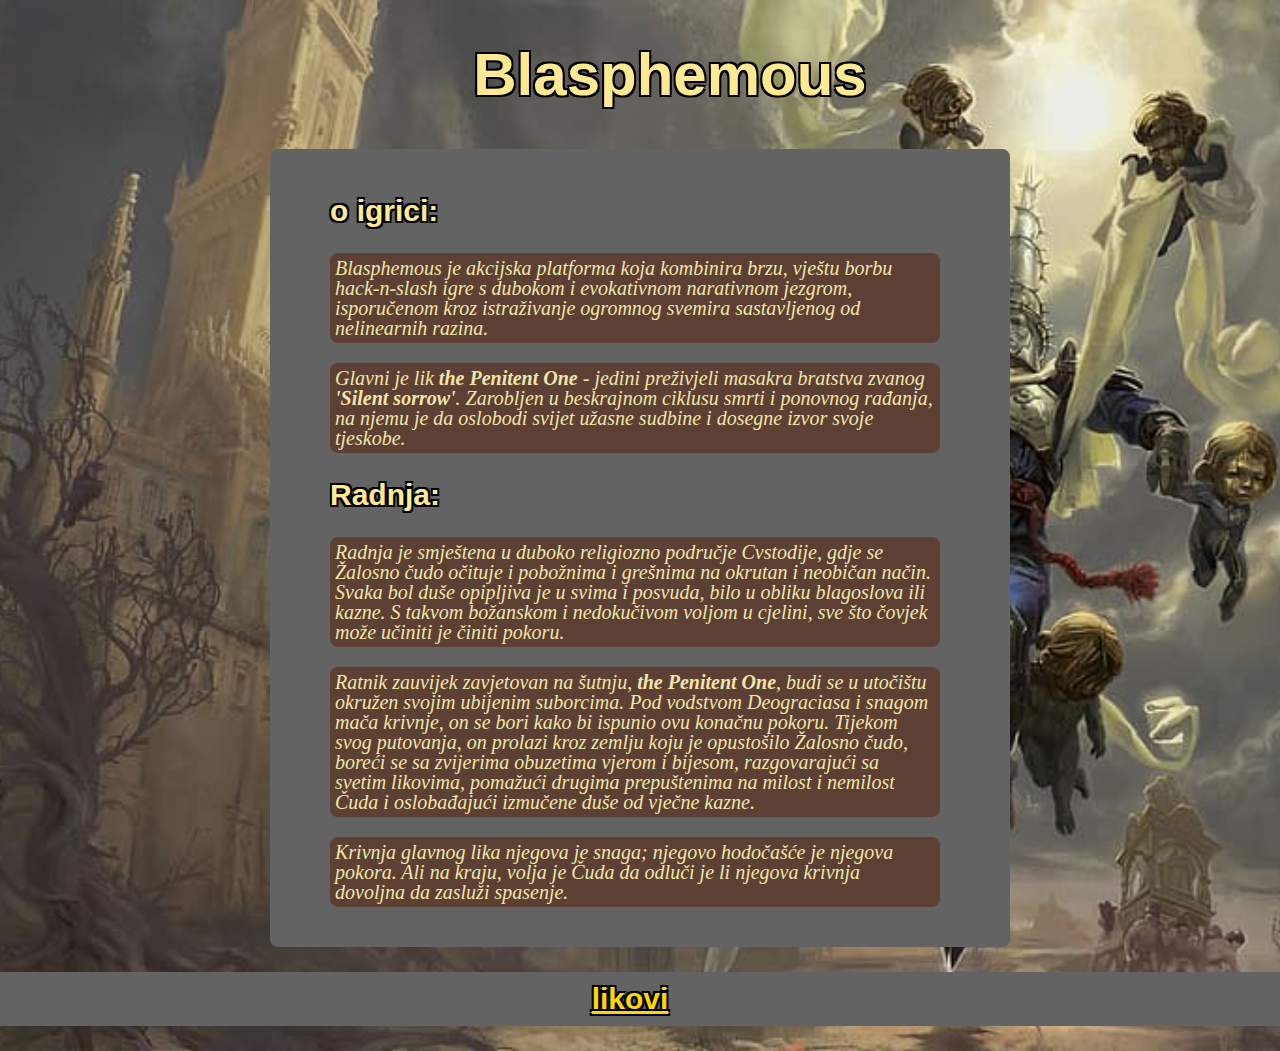
<file: index.html>
<!doctype html>
<html>
<head>
<meta charset="utf-8">
<title>Blasphemous</title>
<link href="https://fonts.cdnfonts.com/css/bad-boys" rel="stylesheet">
<link rel="stylesheet" href="stil1.css"/>
</head>
<body class="pozadina">

<h1>Blasphemous</h1>
<div class="frame">
<blockquote>
<h2>o igrici:</h2>
<p class="paragraf_2"><i>Blasphemous je akcijska platforma koja kombinira brzu, vještu borbu hack-n-slash igre s dubokom i evokativnom narativnom jezgrom, 
isporučenom kroz istraživanje ogromnog svemira sastavljenog od nelinearnih razina.</i></p>
<p class="paragraf_2"><i>Glavni je lik <b>the Penitent One</b> - jedini preživjeli masakra bratstva zvanog <b>'Silent sorrow'</b>. 
Zarobljen u beskrajnom ciklusu smrti i ponovnog rađanja, na njemu je da oslobodi svijet užasne sudbine i dosegne izvor svoje tjeskobe.</i></p>
<h2>Radnja:</h2>
<p class="paragraf_2"><i>Radnja je smještena u duboko religiozno područje Cvstodije, gdje se Žalosno čudo očituje i pobožnima i grešnima na okrutan i neobičan način.
Svaka bol duše opipljiva je u svima i posvuda, bilo u obliku blagoslova ili kazne. S takvom božanskom i nedokučivom voljom u cjelini,
 sve što čovjek može učiniti je činiti pokoru.</i></p>
<p class="paragraf_2"><i>Ratnik zauvijek zavjetovan na šutnju, <b>the Penitent One</b>, budi se u utočištu okružen svojim ubijenim suborcima.
Pod vodstvom Deograciasa i snagom mača krivnje, on se bori kako bi ispunio ovu konačnu pokoru.
Tijekom svog putovanja, on prolazi kroz zemlju koju je opustošilo Žalosno čudo, boreći se sa zvijerima obuzetima vjerom i bijesom,
razgovarajući sa svetim likovima, pomažući drugima prepuštenima na milost i nemilost Čuda i oslobađajući izmučene duše od vječne kazne.</i></p>
<p class="paragraf_2"><i>Krivnja glavnog lika njegova je snaga; njegovo hodočašće je njegova pokora. Ali na kraju, volja je Čuda da odluči je li njegova krivnja dovoljna da zasluži spasenje.</i></p>
</blockquote>
</div>

	<h2>
	<nav class="navibar">
		<ul> 
			<li><a href="vjezba2.html">likovi</a></li>
		</ul>
	</nav>
	</h2>
</body>
</html>
</file>
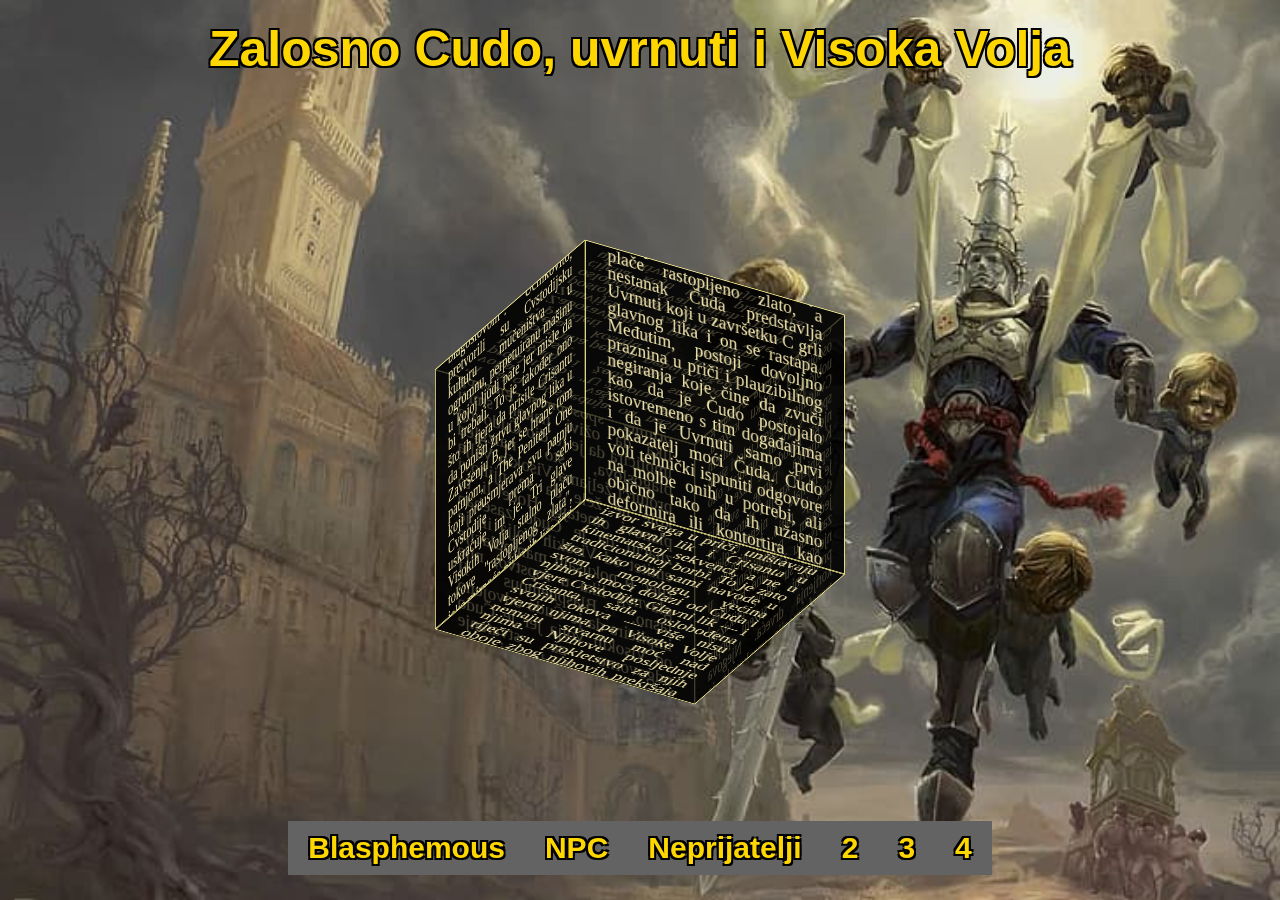
<file: Vjezba10.html>
<!doctype html>
<html>
<head>
<meta charset="utf-8">
<title>Blasphemous</title>
<link href="https://fonts.cdnfonts.com/css/bad-boys" rel="stylesheet">
<link rel="stylesheet" href="stil5.css"/>
</head>
<body class="pozadina">
 <div class="title">Zalosno Cudo, uvrnuti i Visoka Volja</div>
 <div class="scene-container">
  <div class="scene">
        <div class="cube">
            
            <div class="face front">
                <p>Čudo božanstvo ljudskog podrijetla? Sasvim je moguće da je Čudo nastalo nakon što je čovjek prepun krivnje molio Visoke Volje za pokajanje i bio pretvoren u drvo koje plače rastopljeno zlato, 
				a nestanak Čuda predstavlja Uvrnuti koji u završetku C grli glavnog lika i on se rastapa. Međutim, 
				postoji dovoljno praznina u priči i plauzibilnog negiranja koje čine da zvuči kao da je Čudo postojalo istovremeno s tim događajima i da je Uvrnuti samo prvi pokazatelj moći Čuda. 
				Čudo voli tehnički ispuniti odgovore na molbe onih u potrebi, ali obično tako da ih užasno deformira ili kontortira kao rezultat. 
				Naravno, budući da je Cvstodia kultura mučeništva koja je gotovo mazohistička u religiji, njezini stanovnici na ovaj podli način čine se pomalo pomireni.</p>
            </div>

            
            <div class="face right">
                <p>Uvrnuti je čovjek koji je bio toliko pogođen krivnjom zbog nepoznatog grijeha da je molio Visoke Volje za spasenje, 
				i "nagrađen" time što je bio preobražen u sveto drvo, Čvor Triju Riječi. Ovaj čin bio je poznat kao Prvo Čudo, a zbog toga što je bio snažan podsjetnik na svuda prisutno Čudo, 
				ikonografija Uvrnutog, osobito u obliku križeva, uobičajena je diljem Cvstodije. Njegovi udovi su se spojili s drvom i omotali oko njega. 
				Također se kaže da je Kolijevka Patnje svetinja ispunjena krvlju i zlatom koja je izbijala iz njegove glave dok je patio. U njegovom jedinom pojavljivanju, u završetku za Rane Eventide, 
				njegovi su udovi prikazani produženi i suženi poput korijenja drveća. Njegova transformacija uzrokovala je da obožavanje Čuda postane uobičajeno diljem Cvstodije, 
				a simbolika njegove žrtve snažno se oslanja na mesijanske figure i raspeće. Simboli njega i drveća općenito mogu se naći širom igre, 
				a činjenica da on nalikuje na simbol Čuda također sugerira njihovu povezanost.</p>
            </div>

            
            <div class="face back">
                <p>Visoke Volje su božanska bića koja se nalaze s druge strane sna. Iako je otkriveno da su Visoke Volje koristile Čudo kako bi se uzdigle i proklele glavnog lika zbog njihove prkosti, 
				vrijedi napomenuti da neka od "darova" koje Čudo dodjeljuje ponekad koriste na dobrobit onih koje pogađa. Na primjer, 
				sposobnost glavnog lika da oživi nakon smrti implicira da je to dio Čudovog blagoslova, što naizgled proturči željama Visokih Volja koje ne žele da se njihovi planovi ometaju. 
				Hoće li to značiti da je Čudo zaseban entitet od Visokih Volja ili je riječ o pokušaju manipulacije glavnog lika u ropstvo, nije jasno. 
				Blasphemous II implicira da je Čudo odvojeno od Visokih Volja jer je Čudo odgovorno za stvaranje Inkarnirane Predanosti, no Visoke Volje uopće ne odgovaraju, 
				iako je svrha Inkarnirane Predanosti olakšati njihovo ponovno rođenje. Na njihovu čast, iskreno priznaju glavnom liku da je jedina svrha Žalosnog Čuda bila učiniti ih vječnima i "višim od samog neba", 
				tj. još moćnijima i grandioznijima.</p>
            </div>

            
            <div class="face left">
                <p>Visoke Volje tvrde da su duše Cvstodije zarobljene "njihovom vlastitom osudom i blagoslovom". 
				Učinkovito, pretvorili su Cvstodijsku kulturu mučeništva u ogromnu, perpetuiranu mašinu u kojoj ljudi pate jer misle da bi trebali. 
				To je također ono što ih tjera da prisile Crisantu da poništi žrtvu glavnog lika u Završenju B, jer se hrane tom patnjom, 
				a The Penitent One koji preusmjerava svu patnju Cvstodije prema sebi uskraćuje im je. Tri glave Visokih Volja stalno plaču tokove ''rastopljenog zlata'', 
				iako mirnoća njihovih lica čini da to više izgleda kao sveto plakanje nego nespretno jecanje.</p>
            </div>

            
            <div class="face top">
                <p>"I tako, posljednja od naših volja je vaše vječno prokletstvo." "U životu i smrti, u gladi i žeđi, u snu i budnosti." 
				"Zakopani pod slojevima pepela, pepela vašeg mesa, kostiju i tetiva." "Prokleti u izgledu. Zaboravljeni po imenu. Zauvijek i zauvijek." 
				"Ne postoji pokajanje koje može osloboditi ovaj grijeh. To je cijena koju treba platiti za ultimativnu blasfemiju."</p>
            </div>

            
            <div class="face bottom">
                <p>Iako su bića božanske moći i izvor svega u priči, uništavaju ih glavni lik i Crisanta u kinematskoj sekvenci, 
				a ne u tradicionalnoj borbi. To je zato što, kako oni sami navode u svom monologu, većina njihove moći dolazi od Čuda i vjere Cvstodije. 
				Glavni lik — i Crisanta, sada oslobođena svojih okova — više nisu vjerni njima, pa Visoke Volje nemaju stvarnu moć nad njima.
				Njihove posljednje riječi su prokletstvo za njih oboje zbog njihovih prekršaja protiv njih.</p>
            </div>
        </div>
    </div>
	</div>
	<h2>
	<nav class="navibar">
		<ul> 
			<li><a href="index.html">Blasphemous</a></li>
		    <li><a href="vjezba3.html">NPC</a></li>
			<li><a href="vjezba6.html">Neprijatelji</a></li>
			<li><a href="vjezba7.html">2</a></li>
			<li><a href="Vjezba8.html">3</a></li>
			<li><a href="Vjezba9.html">4</a></li>
		</ul>
	</nav>
	</h2>

</body>
</html>
</file>
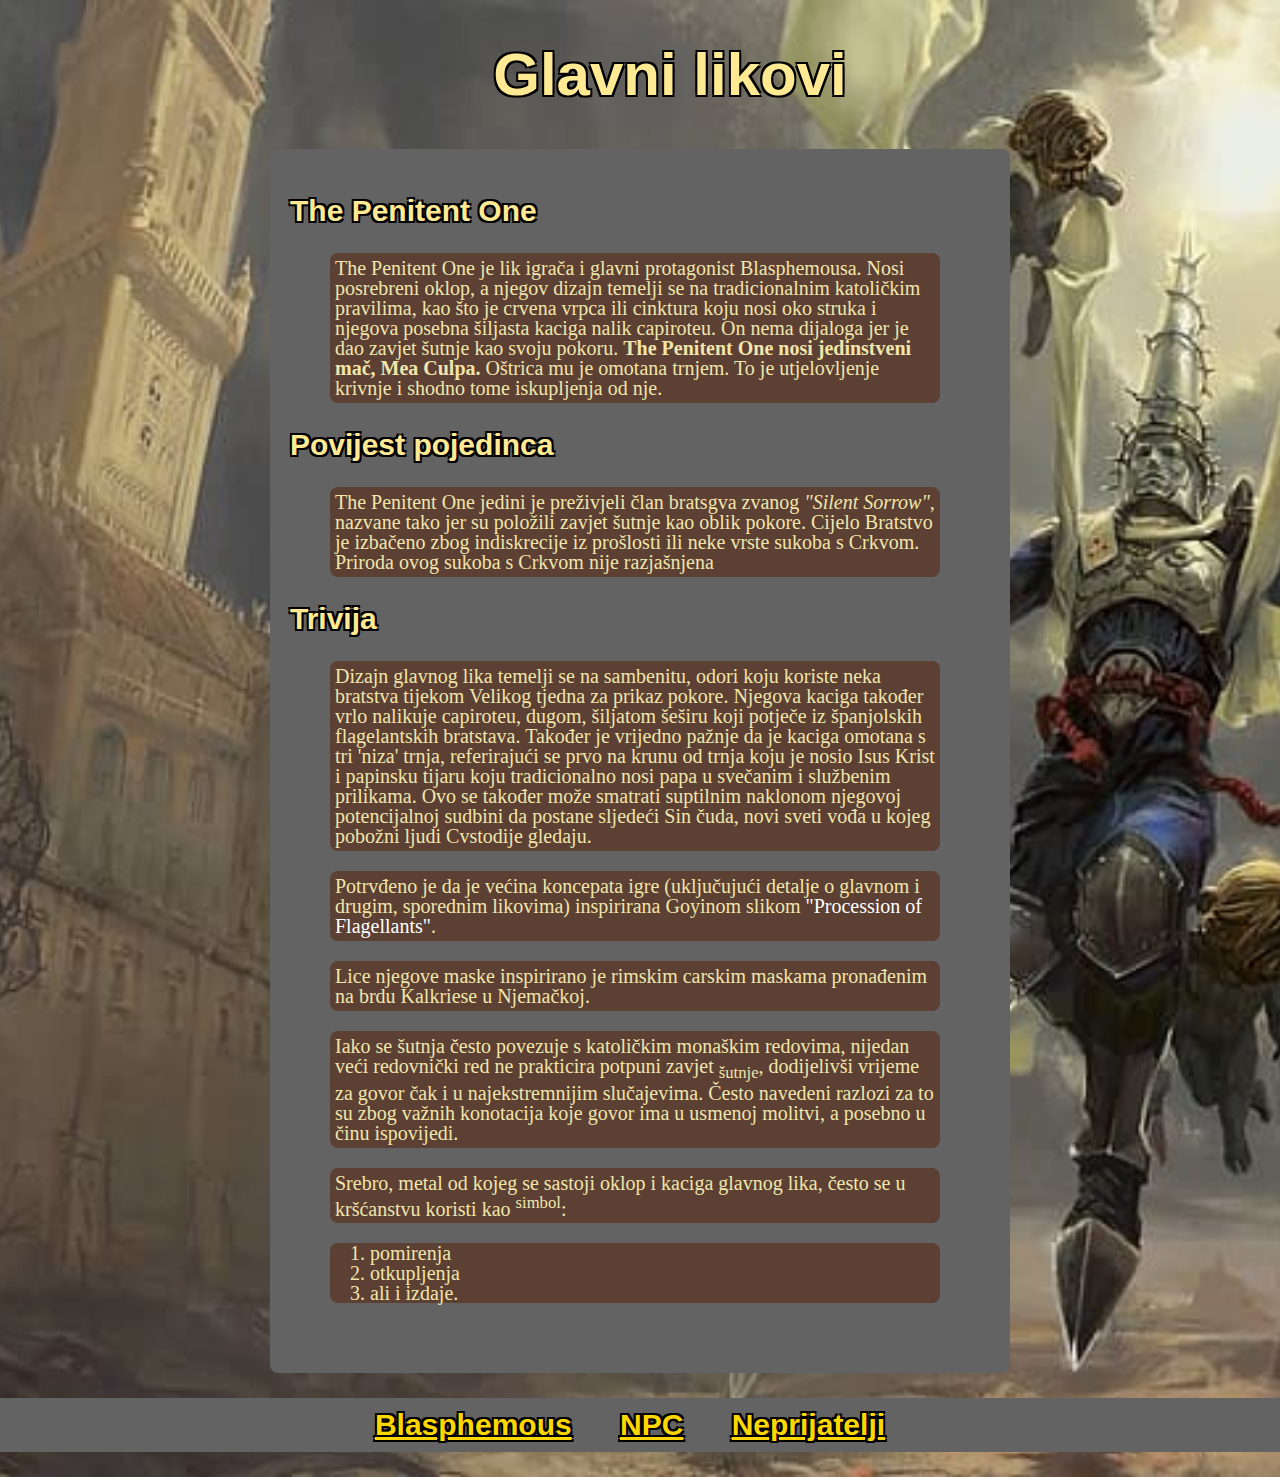
<file: vjezba2.html>
<!doctype html>
<html>
<head>
<meta charset="utf-8">
<title>Likovi</title>
<link href="https://fonts.cdnfonts.com/css/bad-boys" rel="stylesheet">
<link rel="stylesheet" href="stil1.css"/>
</head>
<body class="pozadina">
<h1>Glavni likovi</h1>
<div class="frame">
<h2>The Penitent One</h2>
<blockquote>
<p class="paragraf_2">The Penitent One je lik igrača i glavni protagonist Blasphemousa. Nosi posrebreni oklop, a njegov dizajn temelji se na tradicionalnim katoličkim pravilima,
kao što je crvena vrpca ili cinktura koju nosi oko struka i njegova posebna šiljasta kaciga nalik capiroteu. On nema dijaloga jer je dao zavjet šutnje kao svoju pokoru.
<strong>The Penitent One nosi jedinstveni mač, Mea Culpa.</strong> Oštrica mu je omotana trnjem. To je utjelovljenje krivnje i shodno tome iskupljenja od nje.</p>
</blockquote>
<h2>Povijest pojedinca</h2>
<blockquote>
<p class="paragraf_2">The Penitent One jedini je preživjeli član bratsgva zvanog <em>"Silent Sorrow"</em>, nazvane tako jer su položili zavjet šutnje kao oblik pokore. 
Cijelo Bratstvo je izbačeno zbog indiskrecije iz prošlosti ili neke vrste sukoba s Crkvom. Priroda ovog sukoba s Crkvom nije razjašnjena</p>
</blockquote>
<h2>Trivija</h2>
<blockquote>
<p class="paragraf_2">Dizajn glavnog lika temelji se na sambenitu, odori koju koriste neka bratstva tijekom Velikog tjedna za prikaz pokore. 
Njegova kaciga također vrlo nalikuje capiroteu, dugom, šiljatom šeširu koji potječe iz španjolskih flagelantskih bratstava. 
Također je vrijedno pažnje da je kaciga omotana s tri 'niza' trnja, referirajući se prvo na krunu od trnja koju je nosio Isus Krist i papinsku tijaru koju tradicionalno nosi papa u svečanim i službenim prilikama. 
Ovo se također može smatrati suptilnim naklonom njegovoj potencijalnoj sudbini da postane sljedeći Sin čuda, novi sveti vođa u kojeg pobožni ljudi Cvstodije gledaju.</p>
<p class="paragraf_2">Potrvđeno je da je većina koncepata igre (uključujući detalje o glavnom i drugim, sporednim likovima) inspirirana Goyinom slikom <span style="color: white;">"Procession of Flagellants"</span>.</p>
<p class="paragraf_2">Lice njegove maske inspirirano je rimskim carskim maskama pronađenim na brdu Kalkriese u Njemačkoj.</p>
<p class="paragraf_2">Iako se šutnja često povezuje s katoličkim monaškim redovima, nijedan veći redovnički red ne prakticira potpuni zavjet <sub>šutnje</sub>, dodijelivši vrijeme za govor čak i u najekstremnijim slučajevima.
 Često navedeni razlozi za to su zbog važnih konotacija koje govor ima u usmenoj molitvi, a posebno u činu ispovijedi.</p>
<p class="paragraf_2">Srebro, metal od kojeg se sastoji oklop i kaciga glavnog lika, često se u kršćanstvu koristi kao <sup>simbol</sup>:
<ol>
<li>pomirenja</li>
<li>otkupljenja</li> 
<li>ali i izdaje.</li>
</ol></p>
</blockquote>
</div>
	<h2>
	<nav class="navibar">
		<ul> 
			<li><a href="index.html">Blasphemous</a></li>
		    <li><a href="vjezba3.html">NPC</a></li>
			<li><a href="vjezba6.html">Neprijatelji</a></li>
		</ul>
	</nav>
	</h2>
	


</body>
</html>
</file>
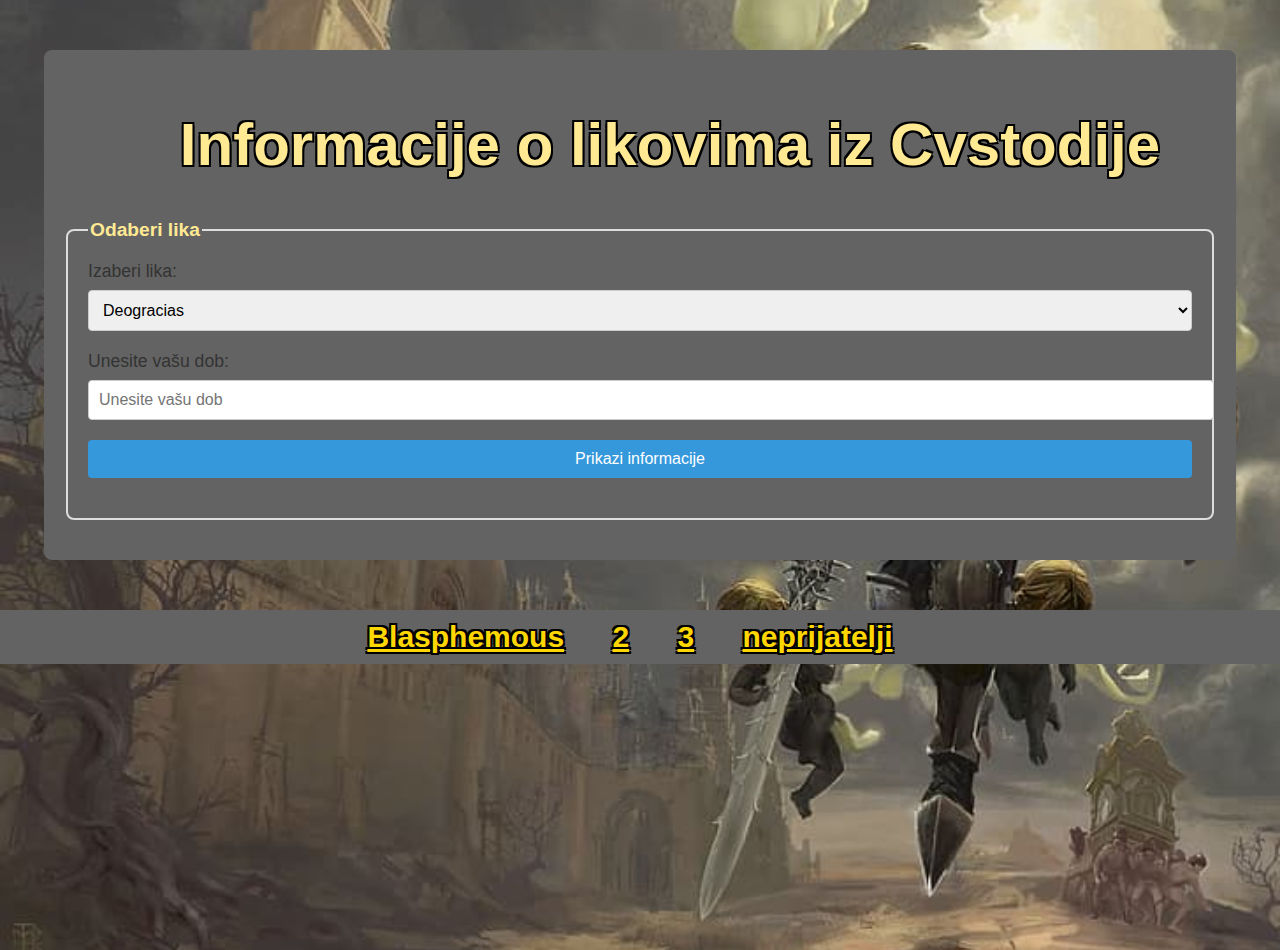
<file: vjezba3.html>
<!doctype html>
<html>
<head>
<meta charset="utf-8">
<title>Likovi</title>
<link href="https://fonts.cdnfonts.com/css/bad-boys" rel="stylesheet">
<link rel="stylesheet" href="stil1.css"/>
</head>
<body class="pozadina">

 <div class="container">
    <h1>Informacije o likovima iz Cvstodije</h1>

    <form id="character-form">
        <fieldset>
            <legend>Odaberi lika</legend>
            <label for="character-select">Izaberi lika:</label>
            <select id="character-select">
                <option value="deogracias">Deogracias</option>
                <option value="altasgracias">Altasgracias</option>
                <option value="gemino">Gémino</option>
                <option value="jocinero">Jocinero</option>
            </select>
			 <label for="age-input">Unesite vašu dob:</label>
                <input type="number" id="age-input" name="age" placeholder="Unesite vašu dob">

            <button type="button" id="show-info">Prikazi informacije</button>
        </fieldset>
    </form>

    <!-- Mjesto za prikaz informacija o odabranom liku -->
    <div id="deogracias-info" class="info-text">
        <div class="info-container">
            <div class="text">
                <h2>Deogracias</h2>
               <p	class="paragraf_2">Deogracias nosi pletenu	masku koja prekriva njegovo lice. Deogracias je ogroman, lako dvostruko ili triput viši od glavnog lika kada stoji uspravno, 
					ali je miran učenjak, a ne borac. Njegovo ime je španjolska varijanta latinske fraze „Deo gratias“, što znači „Hvala Bogu“.  
					Interakcija s Deograciasom otkriva mnogo informacija o povijesti Cvstodije. 
					Povremeno služi kao podsjetnik igraču kada još uvijek ima zadatke koje mora obaviti prije nego što može napredovati.
					Povremeni Putnik: Deogracias se uvijek čini prisutnim kako bi pružio pozadinske informacije i kontekst svaki put kada The Penitent One pobijedi nekog protivnika ili postigne značajan cilj, 
					čak i ako nije očito kako je uspio doći tamo prije njega.</p>
            </div>
            <img src="npc/deogracias.jpg" alt="Deogracias" class="character-image">
        </div>
    </div>

    <div id="altasgracias-info" class="info-text">
        <div class="info-container">
            <div class="text">
                <h2>Altasgracias</h2>
               <p	class="paragraf_2">Altasgracias  je Stvorenje koje je nastalo od tri žene koje nisu željele biti udate. Molile su Čudo za pomoć, i sve su se spojile u jedno te su stavljene unutar jaja napravljenog od kose. 
					Altasgracias je nekada bila tri sestre koje su molile Čudo da izbjegnu prisilni brak. Čudo je ispunilo njihov zahtjev, ali jedno od lica očito nije zadovoljno svojim ishodom.
					Jedno od lica Altasgracias ima zabrinut izraz u očima i povremeno bi nečujno vrištalo. Očito, ne podnosi svoju sudbinu dobro.
					Žene su izrasle bradu kao dio svoje molbe da izbjegnu brak.
					Srednje lice ima jedinstvene obrve, vjerojatno zbog toga što je njezino lice spojeno s licima drugih dviju žena.
					Da biste razgovarali s Altasgracias, prvo morate ponuditi tri predmeta iz njezine prošlosti (Crni Tužni Vel, Razderanu Mladoženjinu Traku i Otopljene Zlatne Novčiće). To će uzrokovati da joj jaje izlegne, a ona će vam dati Jaje Deformiteta, koje je potrebno za dobivanje relikvije Tri Iskrivljena Jezika.
					„Altasgracias“ potječe od španjolske fraze „altas gracias“, što znači „velike zahvalnosti“. Sestre su dobile svoj željeni ishod – izbjegle su brak, ali barem jedno od njih sada izgleda kao da bi učinila bilo što da se vrati na svoj prethodni život. </p>
            </div>
            <img src="npc/altasgracias.	png" alt="Altasgracias" class="character-image">
        </div>
    </div>

    <div id="gemino-info" class="info-text">
        <div class="info-container">
            <div class="text">
                <h2>Gemino</h2>
                <p	class="paragraf_2">Njegovo tijelo je zarobljeno u metalnom zatvoru koji je prilagođen njegovom tijelu, a kako ubijate neprijatelje bez ispunjavanja njegove misije, njegovo tijelo postepeno postaje prekriveno drvetom na kojem je njegova statua vezana. No, to ga previše ne smeta.
					Ne žali svoju sudbinu i čak kaže glavnom liku da mu hladnoća barem umanjuje bol.
					Njegova misija uključuje ispunjavanje posljednje molbe, dopuštajući mu da osjeti toplinu prije smrti, donoseći malo ulja koje koriste časne sestre u Samostanu Naše Gospe Ožiljkastog Lica.
					Géminova misija počinje čim uđete u istu prostoriju u kojoj je on, odnosno kad uđete u "Gdje Maslinova Drveća Uvenu". Pobijedivši jednog neprijatelja i vraćajući se Géminu, on će izgledati polumrtvo, a pobijedivši dva, bit će potpuno zakopan i misija će biti neizvodiva. Kasnija ažuriranja omogućit će vam da dobijete predmete alternativnim putem, no obično to znači da čim upoznate Gémina, sljedeći neprijatelj kojeg biste trebali pobijediti je Naša Gospa Ožiljkastog Lica,
					a zatim uzeti ulje u prostoriji iza nje i vratiti se Géminu kako biste završili njegovu misiju.</p>
            </div>
            <img src="npc/gemino.jpg" alt="Gémino" class="character-image">
        </div>
    </div>

    <div id="jocinero-info" class="info-text">
        <div class="info-container">
            <div class="text">
                <h2>Jocinero</h2>
                  <p	class="paragraf_2">bik iz kojeg se iznjedrio izgleda kao da je na slici raspolovljen, s unutarnjim organima i svi su potpuno vidljivi.
					Vrlo ljubazan i uljudan prema glavnom liku, unatoč tome što je ogroman kerub natopljen goveđom krvlju.
					Traži od vas da pronađete ostalu Djecu Mjesečine, zaključanu u kavezima diljem Cvstodije. Pronađite barem 20 i nagradit će vas relikvijom Linen of Golden Thread (Platno Zlatne Nitke),
					koja daje imunitet na Besprijekorne Jame. Pronađite svih 38, i darovat će vam molitvu Campanillero to the Sons of the Aurora (Campanillero sinovima Aurora),
					koja priziva Djecu Mjesečine da privremeno blokiraju napade usmjerene na glavnog lika.
					Naši Anđeli Su Drugi: On je rođen od mjeseca i bika. Nekako. Ostala Djeca Mjesečine također su nekako stvorena iz njega.
					Referenca: Jocinero je ime bika koji je 1862. godine ubio borca s bikovima Joséa Dámasa,
					a scena njegovog rođenja referenca je na flamenco pjesmu La Luna y el Toro (Mjesec i Bik) skladatelja Carlosa Castellana.</p>
            </div>
            <img src="npc/jocinero.jpg" alt="Jocinero" class="character-image">
        </div>
    </div>
</div>

<script>
    document.getElementById('show-info').addEventListener('click', function() {
        // Sakrijemo sve sekcije likova
        var sections = document.querySelectorAll('.info-text');
        sections.forEach(function(section) {
            section.style.display = 'none';
        });

        // Dobijemo odabrani lik
        var selectedCharacter = document.getElementById('character-select').value;

        // Prikazujemo samo sekciju koja odgovara odabranom liku
        document.getElementById(selectedCharacter + '-info').style.display = 'block';
    });
</script>

    <h2>
	<nav class="navibar">
		<ul> 
			<li><a href="index.html">Blasphemous</a></li>
		    <li><a href="vjezba4.html">2</a></li>
			<li><a href="vjezba5.html">3</a></li>
			<li><a href="vjezba6.html">neprijatelji</a></li>
		</ul>
	</nav>
	</h2>
</body>
</html>
</file>
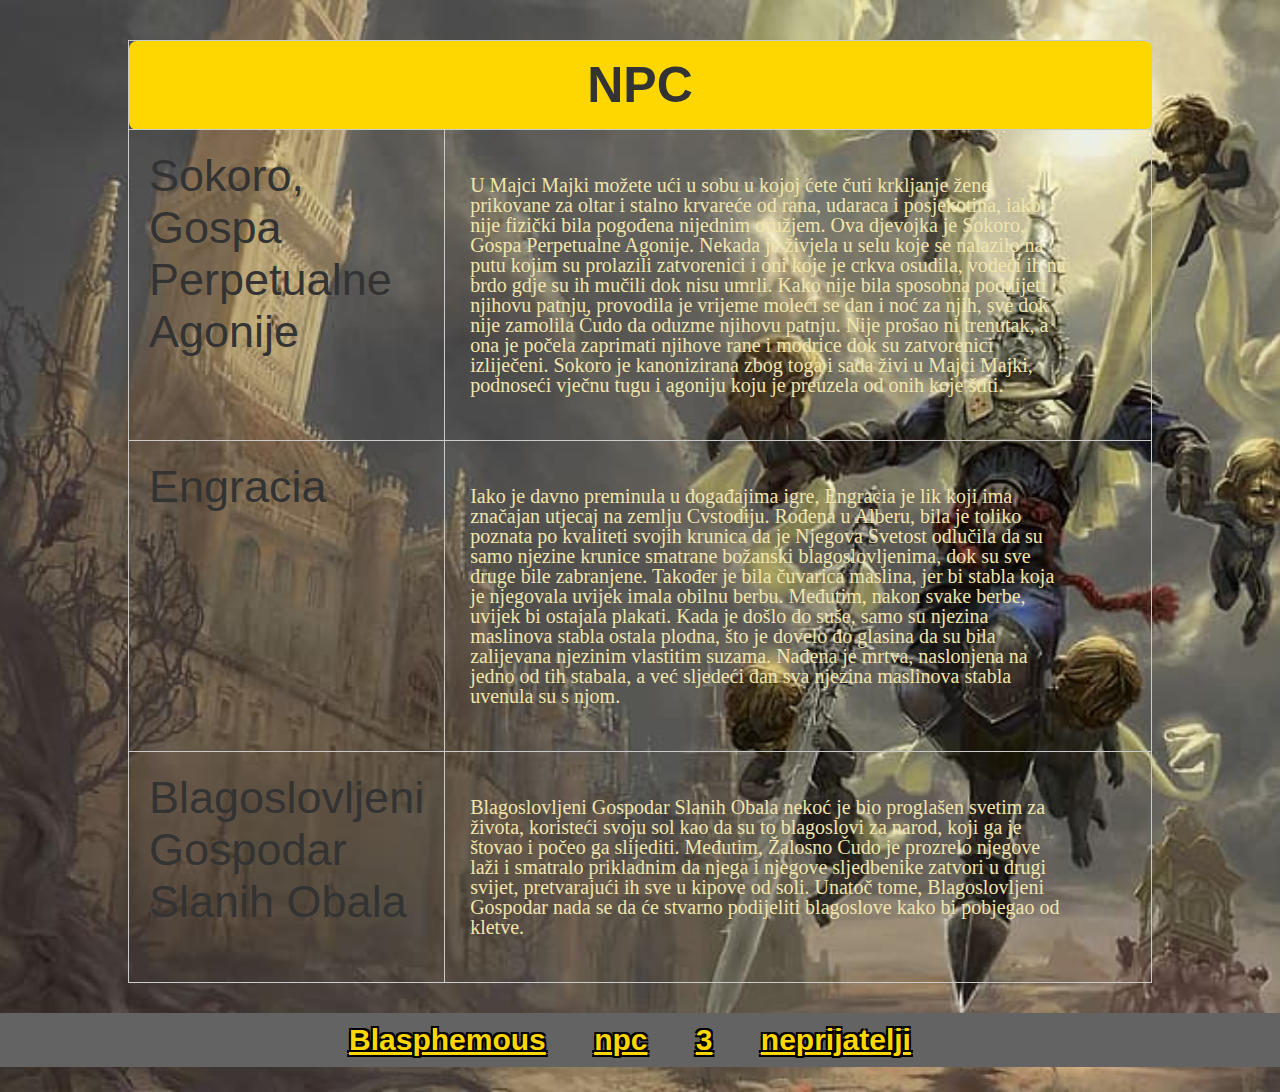
<file: vjezba4.html>
<!doctype html>
<html>
<head>
<meta charset="utf-8">
<title>Likovi</title>
<link href="https://fonts.cdnfonts.com/css/bad-boys" rel="stylesheet">
<link rel="stylesheet" href="stil1.css"/>
</head>
<body class="pozadina">
    <table class="NPC-tabela">
        <thead>
            <tr>
                <th colspan="2" class="table-header">NPC</th>
            </tr>
        </thead>
        <tbody>
            <tr class="row">
                <h1><td class="naziv-sveca">Sokoro, Gospa Perpetualne Agonije</td></h1>
                <td class="opis">
                    <p>U Majci Majki možete ući u sobu u kojoj ćete čuti krkljanje žene, prikovane za oltar i stalno krvareće od rana, udaraca i posjekotina, iako nije fizički bila pogođena nijednim oružjem. 
					Ova djevojka je Sokoro, Gospa Perpetualne Agonije. 
					Nekada je živjela u selu koje se nalazilo na putu kojim su prolazili zatvorenici i oni koje je crkva osudila, 
					vodeći ih na brdo gdje su ih mučili dok nisu umrli. Kako nije bila sposobna podnijeti njihovu patnju, provodila je vrijeme moleći se dan i noć za njih, 
					sve dok nije zamolila Čudo da oduzme njihovu patnju. Nije prošao ni trenutak, a ona je počela zaprimati njihove rane i modrice dok su zatvorenici izliječeni. 
					Sokoro je kanonizirana zbog toga i sada živi u Majci Majki, podnoseći vječnu tugu i agoniju koju je preuzela od onih koje štiti.</p>
                </td>
            </tr>
            <tr class="row">
                <h1><td class="naziv-sveca">Engracia</td></h1>
                <td class="opis">
                    <p>Iako je davno preminula u događajima igre, Engracia je lik koji ima značajan utjecaj na zemlju Cvstodiju. 
					Rođena u Alberu, bila je toliko poznata po kvaliteti svojih krunica da je Njegova Svetost odlučila da su samo njezine krunice smatrane božanski blagoslovljenima, 
					dok su sve druge bile zabranjene. Također je bila čuvarica maslina, jer bi stabla koja je njegovala uvijek imala obilnu berbu. 
					Međutim, nakon svake berbe, uvijek bi ostajala plakati. Kada je došlo do suše, samo su njezina maslinova stabla ostala plodna, 
					što je dovelo do glasina da su bila zalijevana njezinim vlastitim suzama. Nađena je mrtva, naslonjena na jedno od tih stabala, 
					a već sljedeći dan sva njezina maslinova stabla uvenula su s njom.</p>
                </td>
            </tr>
            <tr class="row">
                <h1><td class="naziv-sveca">Blagoslovljeni Gospodar Slanih Obala</td></h1>
                <td class="opis">
                    <p>Blagoslovljeni Gospodar Slanih Obala nekoć je bio proglašen svetim za života, koristeći svoju sol kao da su to blagoslovi za narod, 
					koji ga je štovao i počeo ga slijediti. 
					Međutim, Žalosno Čudo je prozrelo njegove laži i smatralo prikladnim da njega i njegove sljedbenike zatvori u drugi svijet, pretvarajući ih sve u kipove od soli. 
					Unatoč tome, Blagoslovljeni Gospodar nada se da će stvarno podijeliti blagoslove kako bi pobjegao od kletve.</p>
                </td>
            </tr>
        </tbody>
    </table>
	
	 <h2>
	<nav class="navibar">
		<ul> 
			<li><a href="index.html">Blasphemous</a></li>
		    <li><a href="vjezba3.html">npc</a></li>
			<li><a href="vjezba5.html">3</a></li>
			<li><a href="vjezba.html">neprijatelji</a></li>
		</ul>
	</nav>
	</h2>
</body>
</html>
</file>
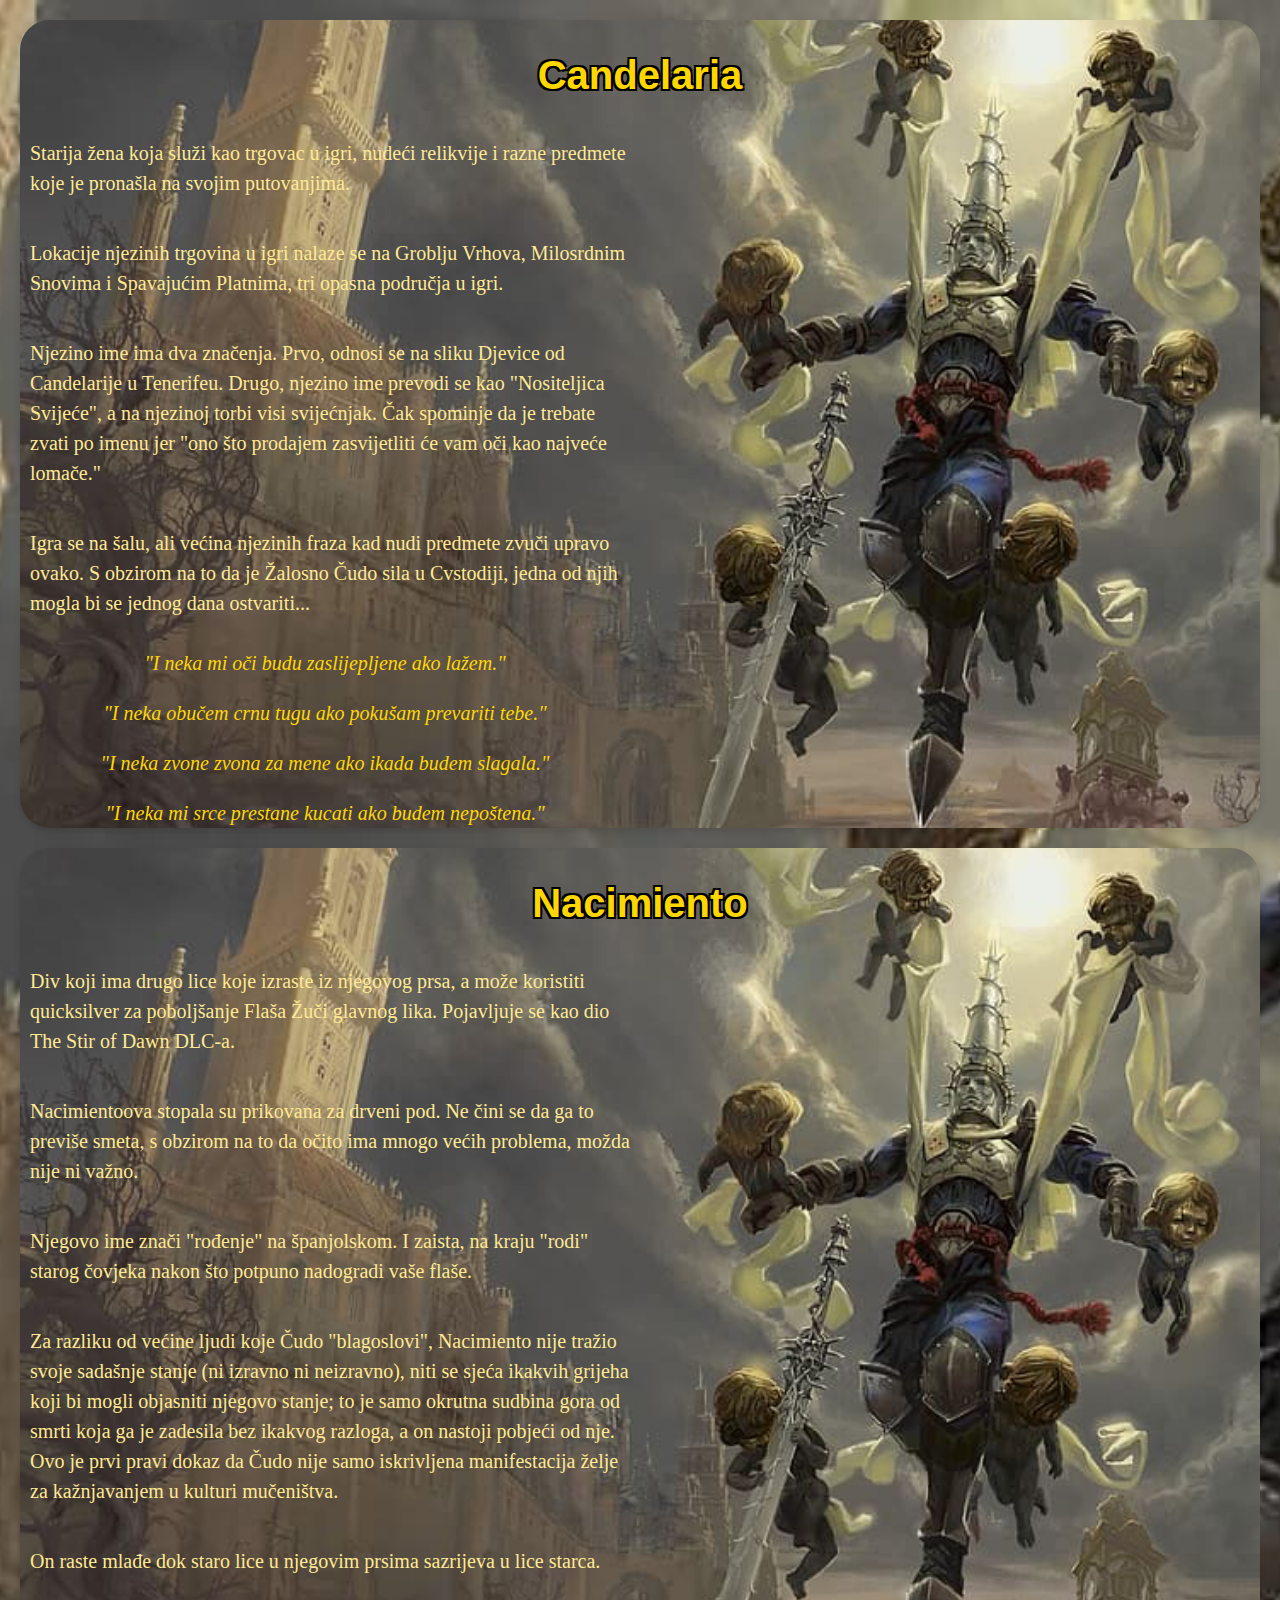
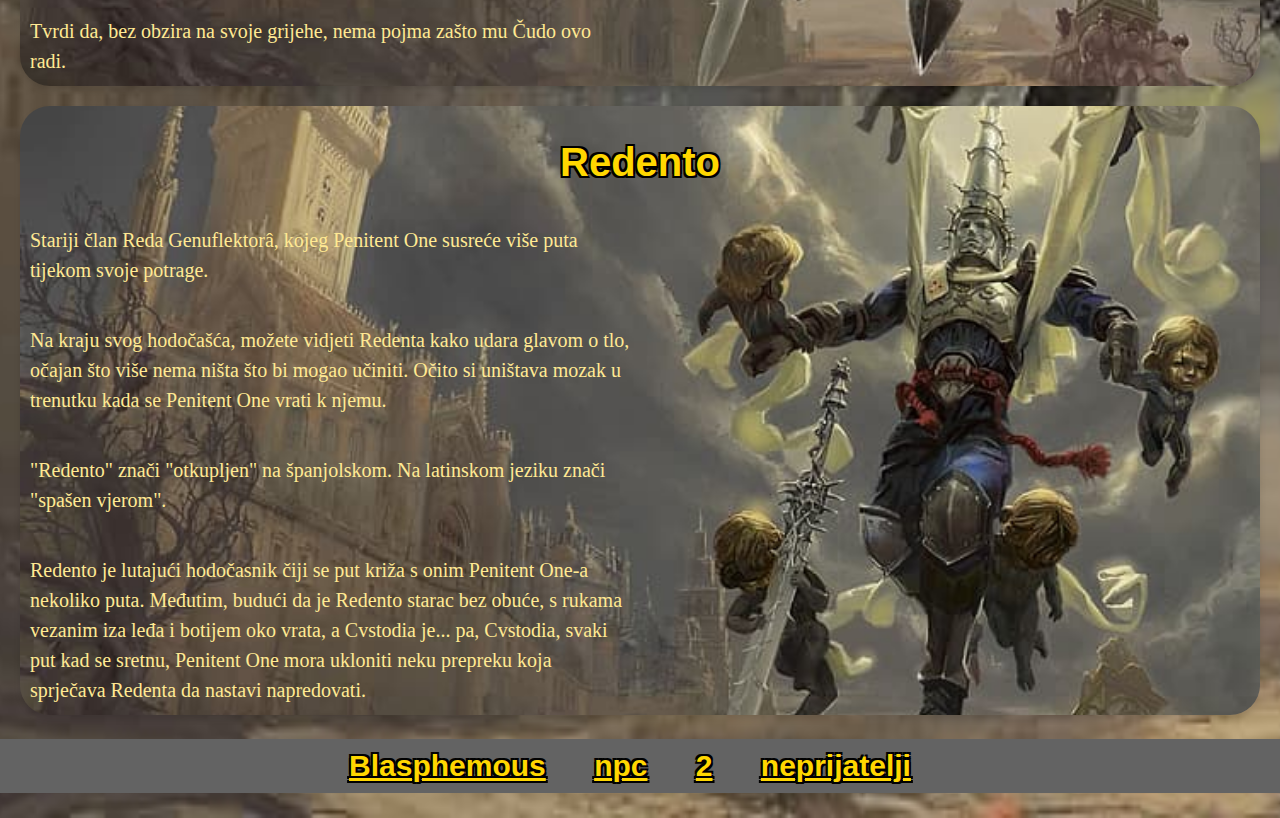
<file: vjezba5.html>
<!doctype html>
<html>
<head>
<meta charset="utf-8">
<title>Likovi</title>
<link href="https://fonts.cdnfonts.com/css/bad-boys" rel="stylesheet">
<link rel="stylesheet" href="stil1.css"/>
</head>
<body class="pozadina">
<div class="character" id="candelaria">
        <h2 class="name">Candelaria</h2>
        <p class="description">Starija žena koja služi kao trgovac u igri, nudeći relikvije i razne predmete koje je pronašla na svojim putovanjima.</p>
        <p class="trait">Lokacije njezinih trgovina u igri nalaze se na Groblju Vrhova, Milosrdnim Snovima i Spavajućim Platnima, tri opasna područja u igri.</p>
        <p class="meaning">Njezino ime ima dva značenja. Prvo, odnosi se na sliku Djevice od Candelarije u Tenerifeu. Drugo, njezino ime prevodi se kao "Nositeljica Svijeće", a na njezinoj torbi visi svijećnjak. Čak spominje da je trebate zvati po imenu jer "ono što prodajem zasvijetliti će vam oči kao najveće lomače."</p>
        <p class="fate">Igra se na šalu, ali većina njezinih fraza kad nudi predmete zvuči upravo ovako. S obzirom na to da je Žalosno Čudo sila u Cvstodiji, jedna od njih mogla bi se jednog dana ostvariti...</p>
        <p class="quote">"I neka mi oči budu zaslijepljene ako lažem."</p>
        <p class="quote">"I neka obučem crnu tugu ako pokušam prevariti tebe."</p>
        <p class="quote">"I neka zvone zvona za mene ako ikada budem slagala."</p>
        <p class="quote">"I neka mi srce prestane kucati ako budem nepoštena."</p>
    </div>

    <div class="character" id="nacimiento">
        <h2 class="name">Nacimiento</h2>
        <p class="description">Div koji ima drugo lice koje izraste iz njegovog prsa, a može koristiti quicksilver za poboljšanje Flaša Žuči glavnog lika. Pojavljuje se kao dio The Stir of Dawn DLC-a.</p>
        <p class="trait">Nacimientoova stopala su prikovana za drveni pod. Ne čini se da ga to previše smeta, s obzirom na to da očito ima mnogo većih problema, možda nije ni važno.</p>
        <p class="meaning">Njegovo ime znači "rođenje" na španjolskom. I zaista, na kraju "rodi" starog čovjeka nakon što potpuno nadogradi vaše flaše.</p>
        <p class="fate">Za razliku od većine ljudi koje Čudo "blagoslovi", Nacimiento nije tražio svoje sadašnje stanje (ni izravno ni neizravno), niti se sjeća ikakvih grijeha koji bi mogli objasniti njegovo stanje; to je samo okrutna sudbina gora od smrti koja ga je zadesila bez ikakvog razloga, a on nastoji pobjeći od nje. Ovo je prvi pravi dokaz da Čudo nije samo iskrivljena manifestacija želje za kažnjavanjem u kulturi mučeništva.</p>
        <p class="description">On raste mlađe dok staro lice u njegovim prsima sazrijeva u lice starca.</p>
        <p class="description">Tvrdi da, bez obzira na svoje grijehe, nema pojma zašto mu Čudo ovo radi.</p>
    </div>

    <div class="character" id="redento">
        <h2 class="name">Redento</h2>
        <p class="description">Stariji član Reda Genuflektorâ, kojeg Penitent One susreće više puta tijekom svoje potrage.</p>
        <p class="trait">Na kraju svog hodočašća, možete vidjeti Redenta kako udara glavom o tlo, očajan što više nema ništa što bi mogao učiniti. Očito si uništava mozak u trenutku kada se Penitent One vrati k njemu.</p>
        <p class="meaning">"Redento" znači "otkupljen" na španjolskom. Na latinskom jeziku znači "spašen vjerom".</p>
        <p class="fate">Redento je lutajući hodočasnik čiji se put križa s onim Penitent One-a nekoliko puta. Međutim, budući da je Redento starac bez obuće, s rukama vezanim iza leđa i botijem oko vrata, a Cvstodia je... pa, Cvstodia, svaki put kad se sretnu, Penitent One mora ukloniti neku prepreku koja sprječava Redenta da nastavi napredovati.</p>
    </div>
	
	 <h2>
	<nav class="navibar">
		<ul> 
			<li><a href="index.html">Blasphemous</a></li>
		    <li><a href="vjezba3.html">npc</a></li>
			<li><a href="vjezba4.html">2</a></li>
			<li><a href="vjezba6.html">neprijatelji</a></li>
		</ul>
	</nav>
	</h2>

</body>
</html>
</file>
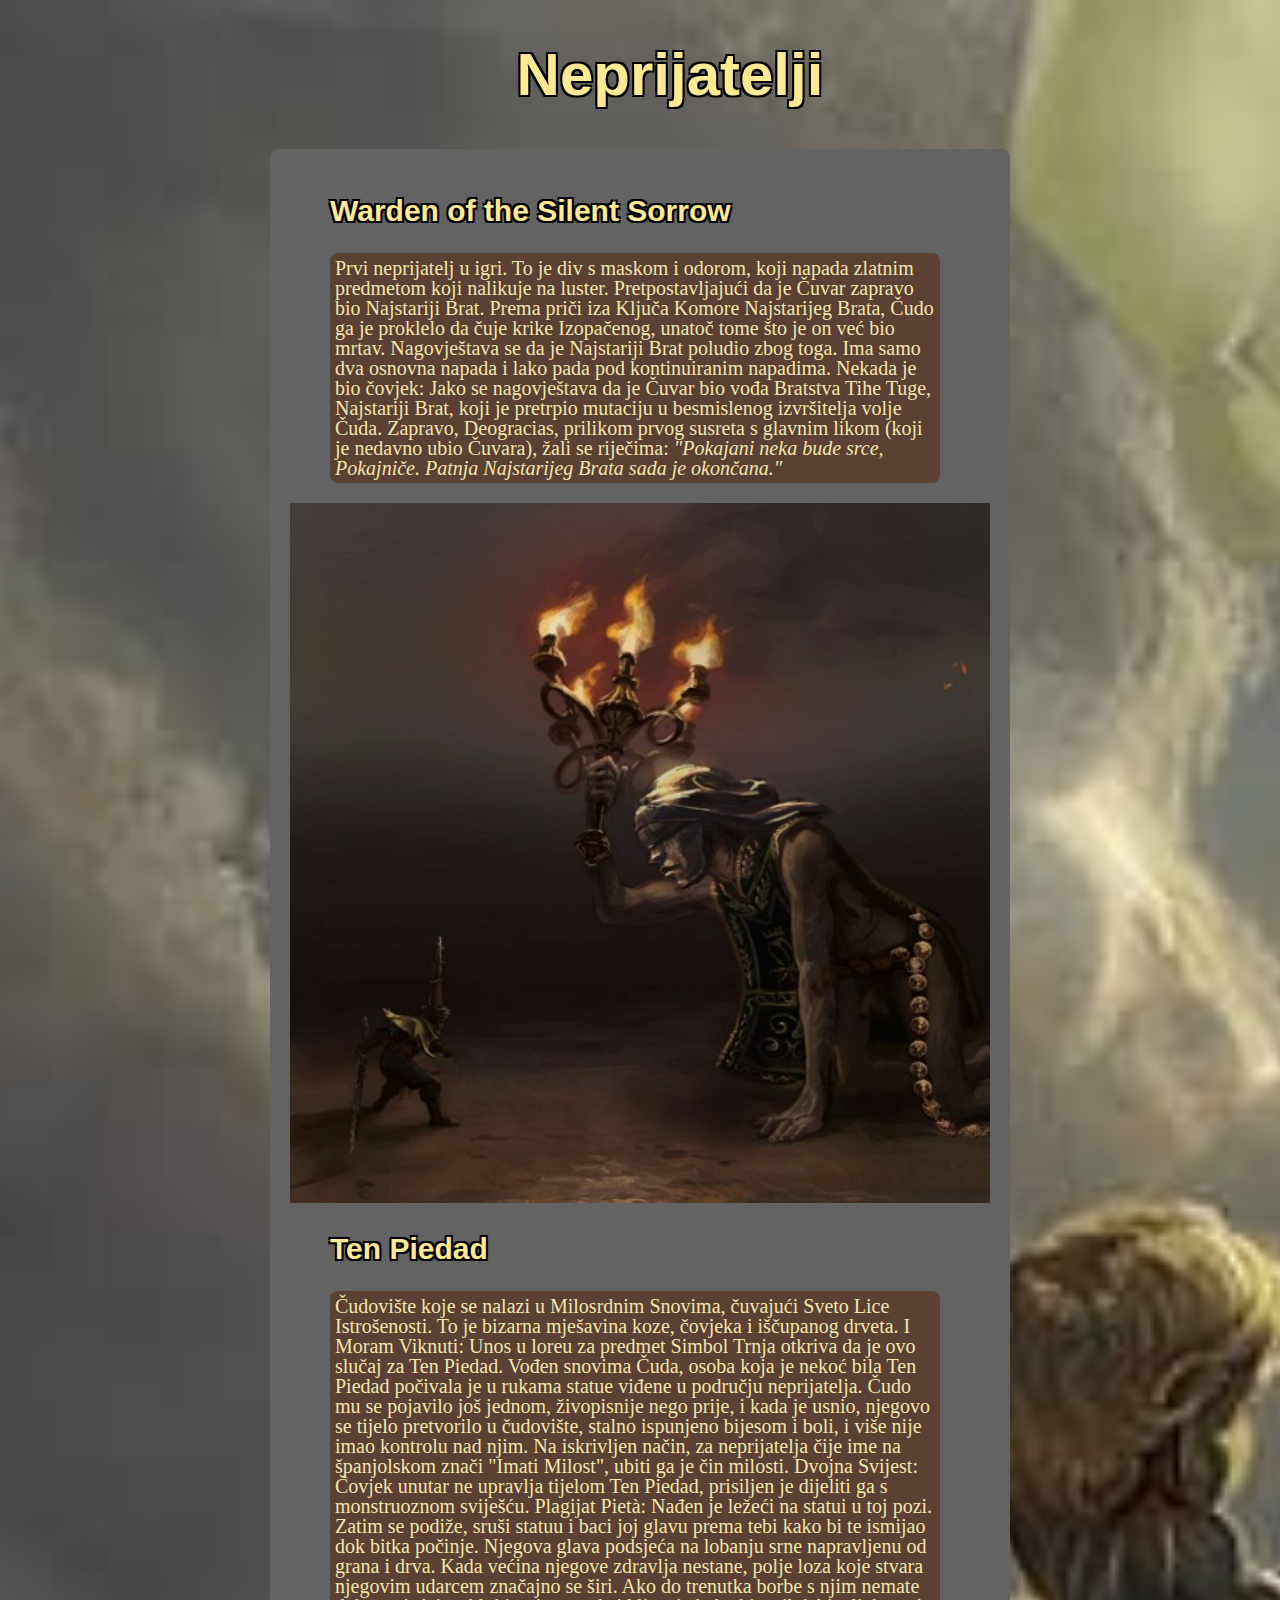
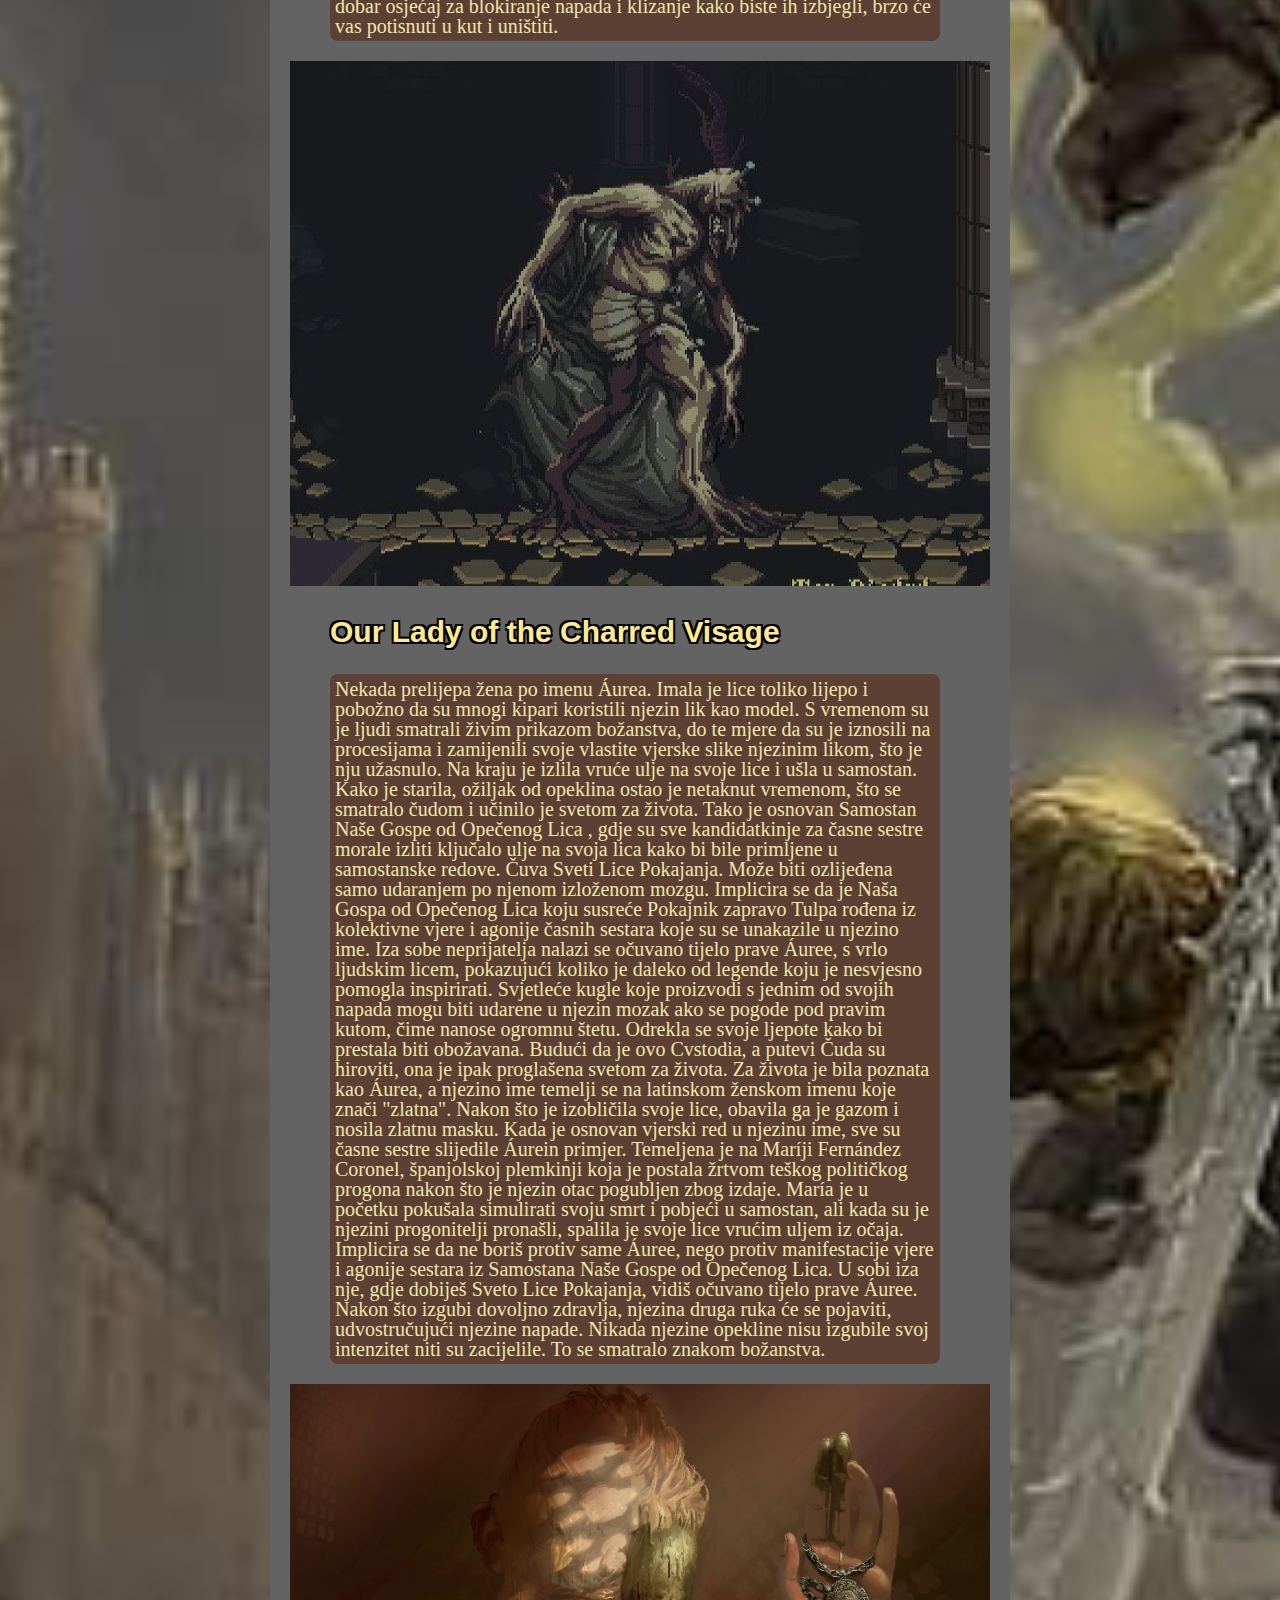
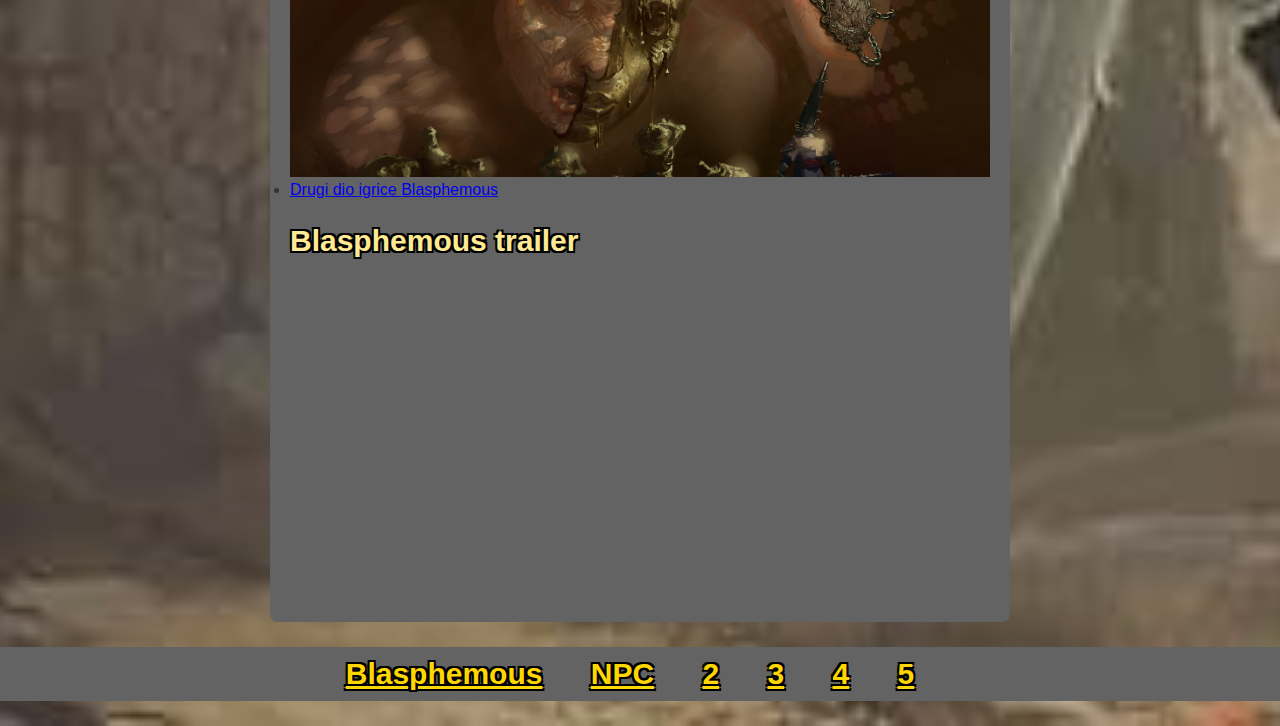
<file: vjezba6.html>
<!doctype html>
<html>
<head>
<meta charset="utf-8">
<title>Blasphemous</title>
<link href="https://fonts.cdnfonts.com/css/bad-boys" rel="stylesheet">
<link rel="stylesheet" href="stil1.css"/>
</head>
<body class="pozadina">

<h1>Neprijatelji</h1>
<div class="frame">
<blockquote>
<h2>Warden of the Silent Sorrow</h2>
<p class="paragraf_2">Prvi neprijatelj u igri. To je div s maskom i odorom, koji napada zlatnim predmetom koji nalikuje na luster.
Pretpostavljajući da je Čuvar zapravo bio Najstariji Brat. Prema priči iza Ključa Komore Najstarijeg Brata, 
Čudo ga je proklelo da čuje krike Izopačenog, unatoč tome što je on već bio mrtav. Nagovještava se da je Najstariji Brat poludio zbog toga.
Ima samo dva osnovna napada i lako pada pod kontinuiranim napadima.
Nekada je bio čovjek: Jako se nagovještava da je Čuvar bio vođa Bratstva Tihe Tuge, Najstariji Brat, 
koji je pretrpio mutaciju u besmislenog izvršitelja volje Čuda. Zapravo, Deogracias, prilikom prvog susreta s glavnim likom (koji je nedavno ubio Čuvara), 
žali se riječima: <i>"Pokajani neka bude srce, Pokajniče. Patnja Najstarijeg Brata sada je okončana."</i></p>
</blockquote>
<img src="neprijatelji/Warden of the Silent Sorrow.jpg" alt="Áurea sa zlatnom maskom" class="responsive-img">

<blockquote>
<h2>Ten Piedad</h2>
<p class="paragraf_2">Čudovište koje se nalazi u Milosrdnim Snovima, čuvajući Sveto Lice Istrošenosti. To je bizarna mješavina koze, čovjeka i iščupanog drveta.

I Moram Viknuti: Unos u loreu za predmet Simbol Trnja otkriva da je ovo slučaj za Ten Piedad. Vođen snovima Čuda, 
osoba koja je nekoć bila Ten Piedad počivala je u rukama statue viđene u području neprijatelja. Čudo mu se pojavilo još jednom, 
živopisnije nego prije, i kada je usnio, njegovo se tijelo pretvorilo u čudovište, stalno ispunjeno bijesom i boli, i više nije imao kontrolu nad njim. 
Na iskrivljen način, za neprijatelja čije ime na španjolskom znači "Imati Milost", ubiti ga je čin milosti.
Dvojna Svijest: Čovjek unutar ne upravlja tijelom Ten Piedad, prisiljen je dijeliti ga s monstruoznom sviješću.
Plagijat Pietà: Nađen je ležeći na statui u toj pozi. Zatim se podiže, sruši statuu i baci joj glavu prema tebi kako bi te ismijao dok bitka počinje.
Njegova glava podsjeća na lobanju srne napravljenu od grana i drva.
Kada većina njegove zdravlja nestane, polje loza koje stvara njegovim udarcem značajno se širi.
Ako do trenutka borbe s njim nemate dobar osjećaj za blokiranje napada i klizanje kako biste ih izbjegli, brzo će vas potisnuti u kut i uništiti.</p>
</blockquote>
<img src="neprijatelji/Ten Piedad.jpg" class="responsive-img">
<blockquote>
<h2>Our Lady of the Charred Visage</h2>
<p class="paragraf_2">Nekada prelijepa žena po imenu Áurea. Imala je lice toliko lijepo i pobožno da su mnogi kipari koristili njezin lik kao model.
 S vremenom su je ljudi smatrali živim prikazom božanstva, do te mjere da su je iznosili na procesijama i zamijenili svoje vlastite vjerske slike njezinim likom,
 što je nju užasnulo. Na kraju je izlila vruće ulje na svoje lice i ušla u samostan. Kako je starila, ožiljak od opeklina ostao je netaknut vremenom,
 što se smatralo čudom i učinilo je svetom za života. Tako je osnovan Samostan Naše Gospe od Opečenog Lica
 , gdje su sve kandidatkinje za časne sestre morale izliti ključalo ulje na svoja lica kako bi bile primljene u samostanske redove. Čuva Sveti Lice Pokajanja.
Može biti ozlijeđena samo udaranjem po njenom izloženom mozgu.
Implicira se da je Naša Gospa od Opečenog Lica koju susreće Pokajnik zapravo Tulpa rođena iz kolektivne vjere i agonije časnih sestara koje su se unakazile u njezino ime.
 Iza sobe neprijatelja nalazi se očuvano tijelo prave Áuree, s vrlo ljudskim licem, pokazujući koliko je daleko od legende koju je nesvjesno pomogla inspirirati.
Svjetleće kugle koje proizvodi s jednim od svojih napada mogu biti udarene u njezin mozak ako se pogode pod pravim kutom, čime nanose ogromnu štetu.
Odrekla se svoje ljepote kako bi prestala biti obožavana. Budući da je ovo Cvstodia, a putevi Čuda su hiroviti, ona je ipak proglašena svetom za života.
Za života je bila poznata kao Áurea, a njezino ime temelji se na latinskom ženskom imenu koje znači "zlatna". Nakon što je izobličila svoje lice, obavila ga je gazom i nosila zlatnu masku.
 Kada je osnovan vjerski red u njezinu ime, sve su časne sestre slijedile Áurein primjer.
Temeljena je na Maríji Fernández Coronel, španjolskoj plemkinji koja je postala žrtvom teškog političkog progona nakon što je njezin otac pogubljen zbog izdaje.
 María je u početku pokušala simulirati svoju smrt i pobjeći u samostan, ali kada su je njezini progonitelji pronašli, spalila je svoje lice vrućim uljem iz očaja.
Implicira se da ne boriš protiv same Áuree, nego protiv manifestacije vjere i agonije sestara iz Samostana Naše Gospe od Opečenog Lica. U sobi iza nje,
 gdje dobiješ Sveto Lice Pokajanja, vidiš očuvano tijelo prave Áuree.
Nakon što izgubi dovoljno zdravlja, njezina druga ruka će se pojaviti, udvostručujući njezine napade.
Nikada njezine opekline nisu izgubile svoj intenzitet niti su zacijelile. To se smatralo znakom božanstva.</p>
</blockquote>
<img src="neprijatelji/Our Lady of the Charred Visage.png" class="responsive-img">

 <li><a href="https://www.blasphemous2game.com/">Drugi dio igrice Blasphemous</a></li>
 <section>
        <h2>Blasphemous trailer</h2>
        <iframe src="https://www.youtube.com/embed/Ctm-GClM6wo" width="560" height="315" frameborder="0"></iframe>
 </section>
</div>
	<h2>
	<nav class="navibar">
		<ul> 
			<li><a href="index.html">Blasphemous</a></li>
		    <li><a href="vjezba3.html">NPC</a></li>
			<li><a href="vjezba7.html">2</a></li>
			<li><a href="vjezba8.html">3</a></li>
			<li><a href="vjezba9.html">4</a></li>
			<li><a href="vjezba10.html">5</a></li>
		</ul>
	</nav>
	</h2>
</body>
</html>
</file>
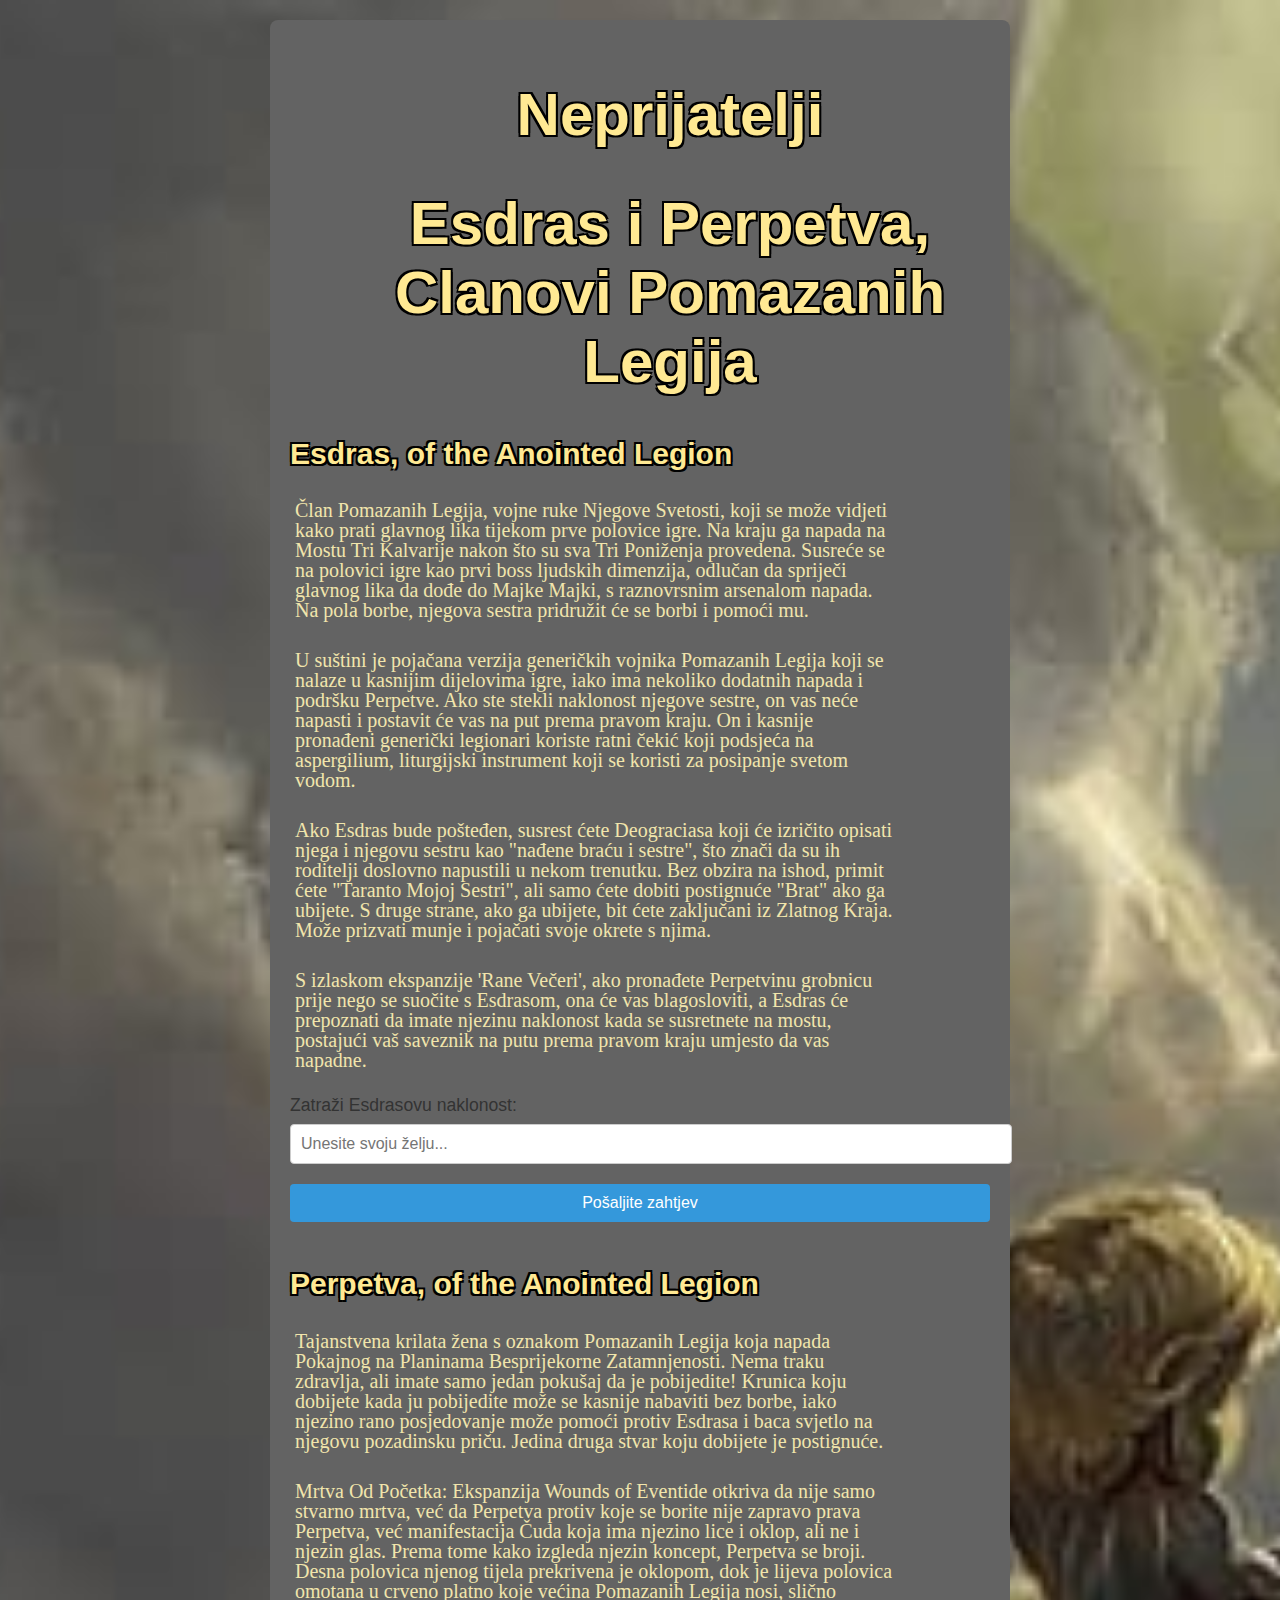
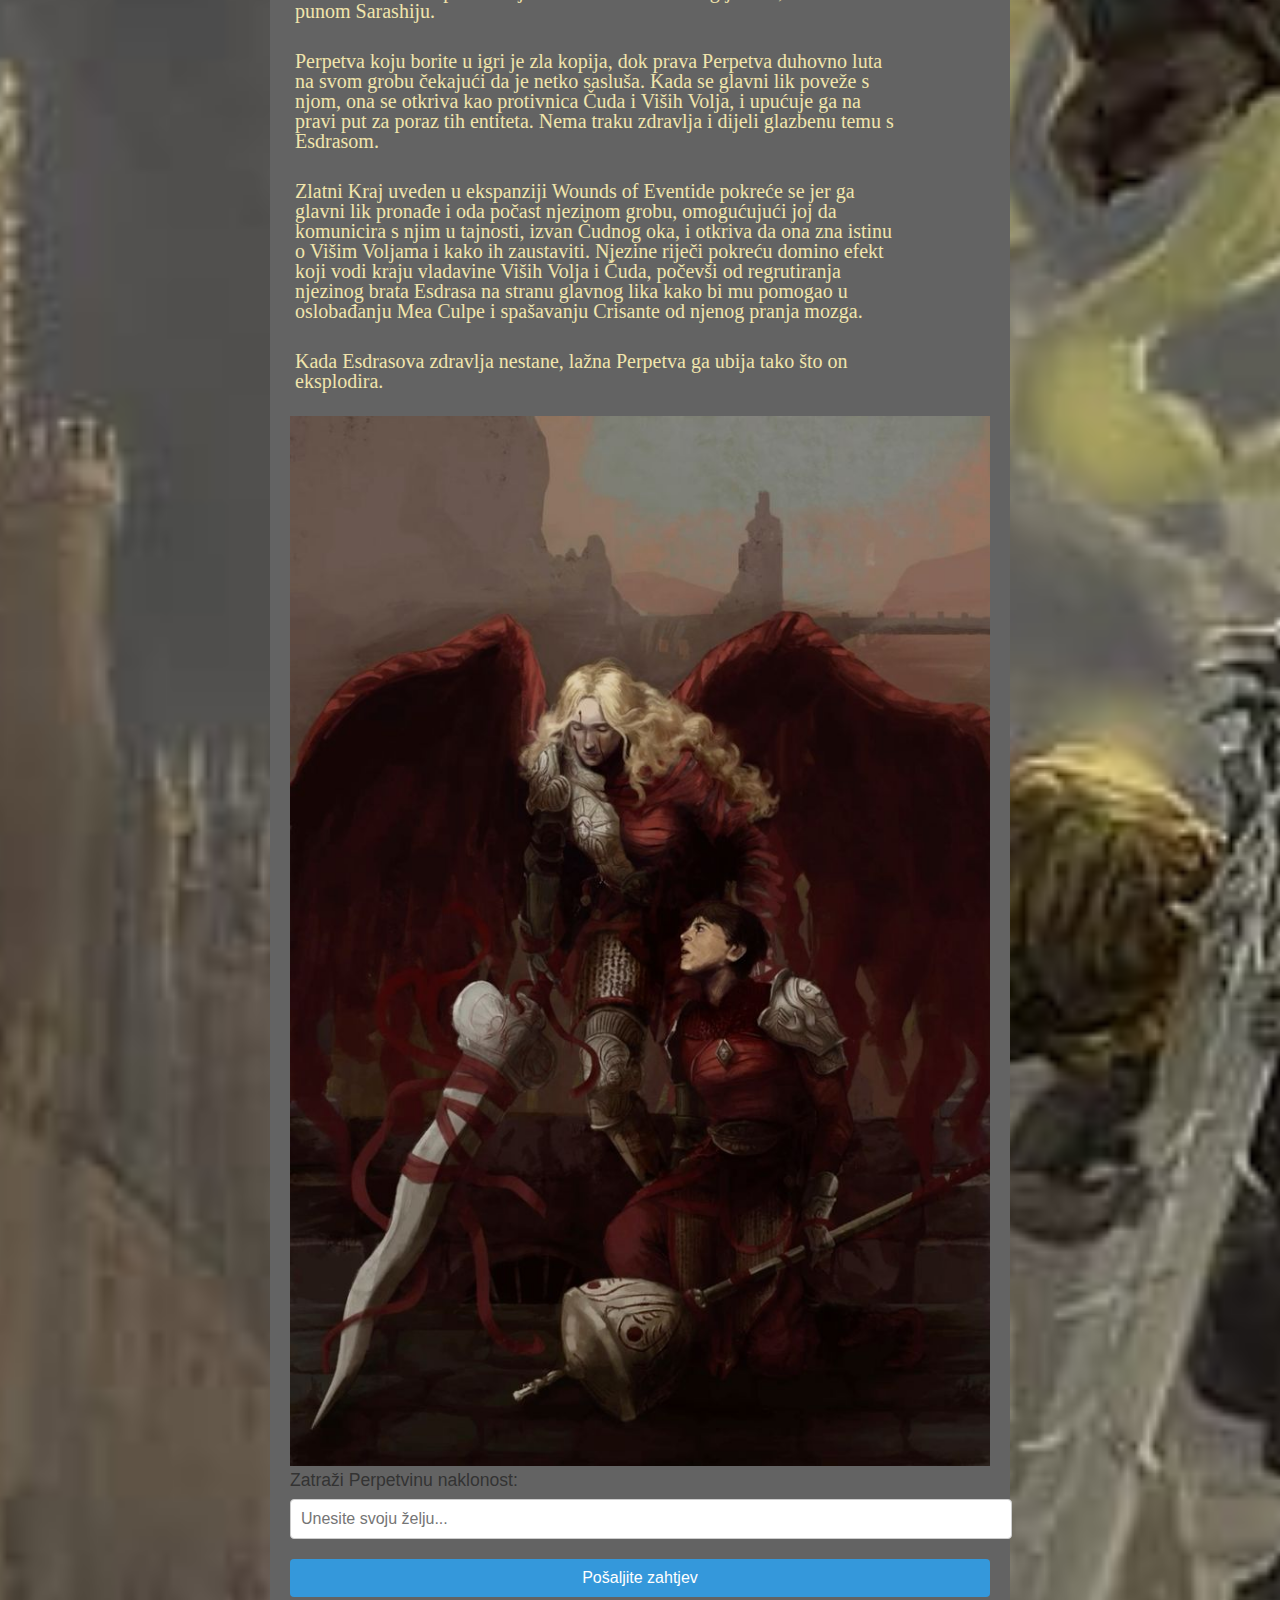
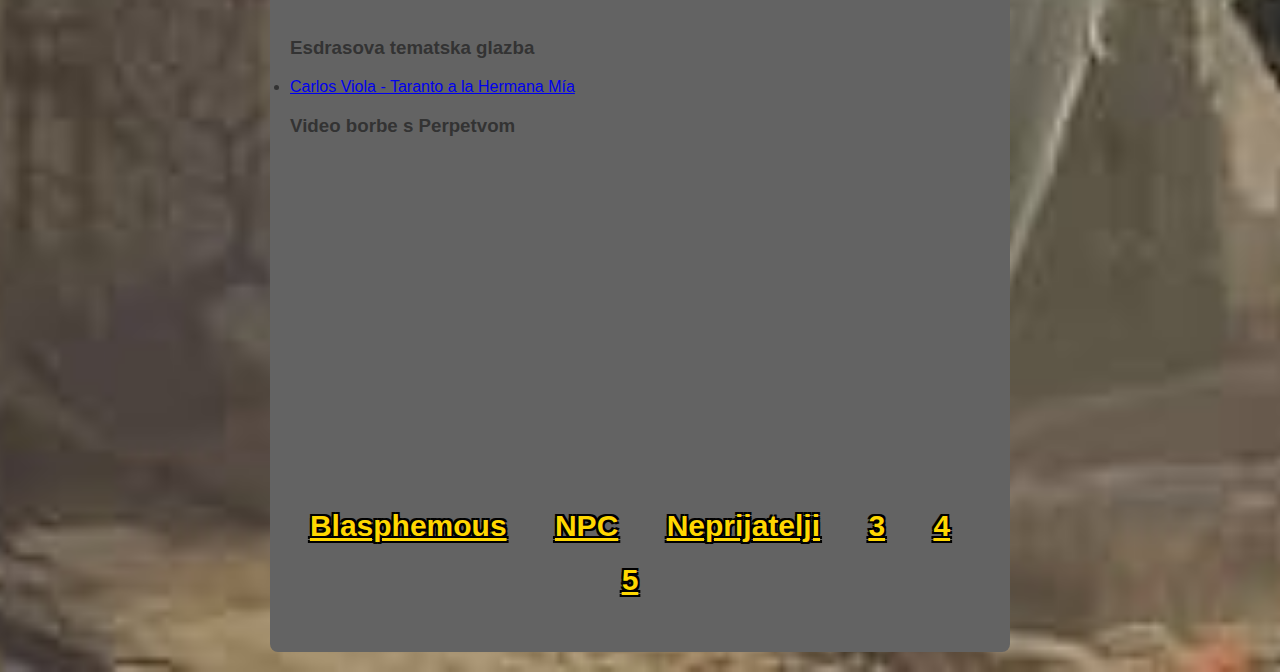
<file: vjezba7.html>
<!doctype html>
<html>
<head>
<meta charset="utf-8">
<title>Blasphemous</title>
<link href="https://fonts.cdnfonts.com/css/bad-boys" rel="stylesheet">
<link rel="stylesheet" href="stil4.css"/>
</head>
<body class="pozadina">
<div class="frame">

<h1>Neprijatelji</h1>
  <header>
        <h1>Esdras i Perpetva, Clanovi Pomazanih Legija</h1>
    </header>

    <section id="esdras">
        <h2>Esdras, of the Anointed Legion</h2>
        <p>Član Pomazanih Legija, vojne ruke Njegove Svetosti, koji se može vidjeti kako prati glavnog lika tijekom prve polovice igre. Na kraju ga napada na Mostu Tri Kalvarije nakon što su sva Tri Poniženja provedena. Susreće se na polovici igre kao prvi boss ljudskih dimenzija, odlučan da spriječi glavnog lika da dođe do Majke Majki, s raznovrsnim arsenalom napada. Na pola borbe, njegova sestra pridružit će se borbi i pomoći mu.</p>
        <p>U suštini je pojačana verzija generičkih vojnika Pomazanih Legija koji se nalaze u kasnijim dijelovima igre, iako ima nekoliko dodatnih napada i podršku Perpetve. Ako ste stekli naklonost njegove sestre, on vas neće napasti i postavit će vas na put prema pravom kraju. On i kasnije pronađeni generički legionari koriste ratni čekić koji podsjeća na aspergilium, liturgijski instrument koji se koristi za posipanje svetom vodom.</p>
        <p>Ako Esdras bude pošteđen, susrest ćete Deograciasa koji će izričito opisati njega i njegovu sestru kao "nađene braću i sestre", što znači da su ih roditelji doslovno napustili u nekom trenutku. Bez obzira na ishod, primit ćete "Taranto Mojoj Sestri", ali samo ćete dobiti postignuće "Brat" ako ga ubijete. S druge strane, ako ga ubijete, bit ćete zaključani iz Zlatnog Kraja. Može prizvati munje i pojačati svoje okrete s njima.</p>
        <p>S izlaskom ekspanzije 'Rane Večeri', ako pronađete Perpetvinu grobnicu prije nego se suočite s Esdrasom, ona će vas blagosloviti, a Esdras će prepoznati da imate njezinu naklonost kada se susretnete na mostu, postajući vaš saveznik na putu prema pravom kraju umjesto da vas napadne.</p>
 
       <form action="#" method="post">
            <label for="esdras_favor">Zatraži Esdrasovu naklonost:</label>
            <input type="text" id="esdras_favor" name="esdras_favor" placeholder="Unesite svoju želju..." required>
            <button type="submit">Pošaljite zahtjev</button>
        </form>
    </section>

    <section id="perpetva">
        <h2>Perpetva, of the Anointed Legion</h2>
        <p>Tajanstvena krilata žena s oznakom Pomazanih Legija koja napada Pokajnog na Planinama Besprijekorne Zatamnjenosti. Nema traku zdravlja, ali imate samo jedan pokušaj da je pobijedite! Krunica koju dobijete kada ju pobijedite može se kasnije nabaviti bez borbe, iako njezino rano posjedovanje može pomoći protiv Esdrasa i baca svjetlo na njegovu pozadinsku priču. Jedina druga stvar koju dobijete je postignuće.</p>
        <p>Mrtva Od Početka: Ekspanzija Wounds of Eventide otkriva da nije samo stvarno mrtva, već da Perpetva protiv koje se borite nije zapravo prava Perpetva, već manifestacija Čuda koja ima njezino lice i oklop, ali ne i njezin glas. Prema tome kako izgleda njezin koncept, Perpetva se broji. Desna polovica njenog tijela prekrivena je oklopom, dok je lijeva polovica omotana u crveno platno koje većina Pomazanih Legija nosi, slično punom Sarashiju.</p>
        <p>Perpetva koju borite u igri je zla kopija, dok prava Perpetva duhovno luta na svom grobu čekajući da je netko sasluša. Kada se glavni lik poveže s njom, ona se otkriva kao protivnica Čuda i Viših Volja, i upućuje ga na pravi put za poraz tih entiteta. Nema traku zdravlja i dijeli glazbenu temu s Esdrasom.</p>
        <p>Zlatni Kraj uveden u ekspanziji Wounds of Eventide pokreće se jer ga glavni lik pronađe i oda počast njezinom grobu, omogućujući joj da komunicira s njim u tajnosti, izvan Čudnog oka, i otkriva da ona zna istinu o Višim Voljama i kako ih zaustaviti. Njezine riječi pokreću domino efekt koji vodi kraju vladavine Viših Volja i Čuda, počevši od regrutiranja njezinog brata Esdrasa na stranu glavnog lika kako bi mu pomogao u oslobađanju Mea Culpe i spašavanju Crisante od njenog pranja mozga.</p>
        <p>Kada Esdrasova zdravlja nestane, lažna Perpetva ga ubija tako što on eksplodira.</p>
<img src="neprijatelji/esdras_perpetva.jpg" class="responsive-img">

        <form action="#" method="post">
            <label for="perpetva_favor">Zatraži Perpetvinu naklonost:</label>
            <input type="text" id="perpetva_favor" name="perpetva_favor" placeholder="Unesite svoju želju..." required>
            <button type="submit">Pošaljite zahtjev</button>
        </form>
    </section>


        <h3>Esdrasova tematska glazba</h3>
           <li><a href="https://soundcloud.com/user-622401328/ana-miaesdras-theme?utm_source=clipboard&utm_medium=text&utm_campaign=social_sharing/">Carlos Viola - Taranto a la Hermana Mía</a></li> 

<section>
        <h3>Video borbe s Perpetvom</h3>
        <iframe src="https://www.youtube.com/embed/watch?v=v93z3yHY3KM" width="560" height="315" frameborder="0"></iframe>
</section>

<h2>
	<nav class="navibar">
		<ul> 
			<li><a href="index.html">Blasphemous</a></li>
		    <li><a href="vjezba3.html">NPC</a></li>
			<li><a href="vjezba6.html">Neprijatelji</a></li>
			<li><a href="Vjezba8.html">3</a></li>
			<li><a href="Vjezba9.html">4</a></li>
			<li><a href="Vjezba10.html">5</a></li>
		</ul>
	</nav>
	</h2>
</div>
</body>
</html>
</file>
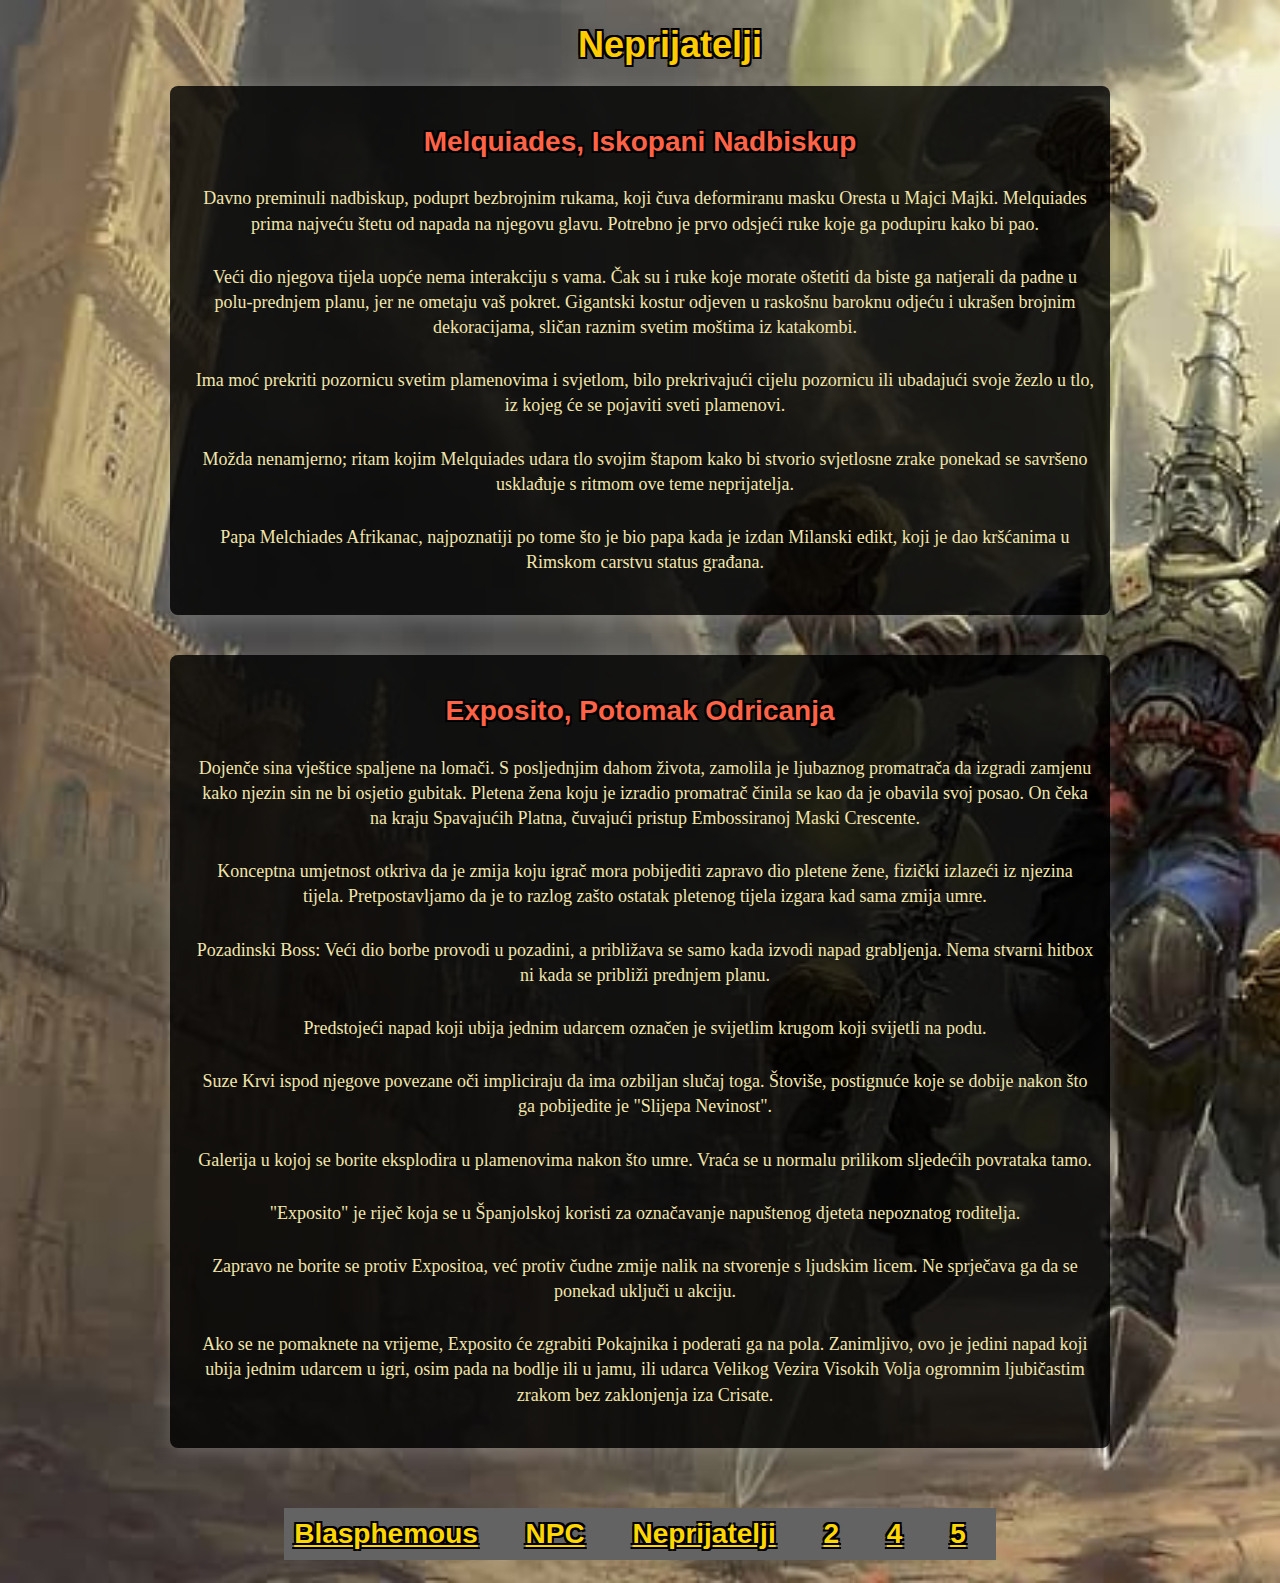
<file: Vjezba8.html>
<title>Blasphemous</title>
<link href="https://fonts.cdnfonts.com/css/bad-boys" rel="stylesheet">
<link rel="stylesheet" href="stil3.css"/>
</head>
<body class="pozadina">

<h1>Neprijatelji</h1>

 <section class="character-description" tabindex="0">
    <h2>Melquiades, Iskopani Nadbiskup</h2>
    <p>
      Davno preminuli nadbiskup, poduprt bezbrojnim rukama, koji čuva deformiranu masku Oresta u Majci Majki. Melquiades prima najveću štetu od napada na njegovu glavu. Potrebno je prvo odsjeći ruke koje ga podupiru kako bi pao.
    </p>
    <p>
      Veći dio njegova tijela uopće nema interakciju s vama. Čak su i ruke koje morate oštetiti da biste ga natjerali da padne u polu-prednjem planu, jer ne ometaju vaš pokret. Gigantski kostur odjeven u raskošnu baroknu odjeću i ukrašen brojnim dekoracijama, sličan raznim svetim moštima iz katakombi.
    </p>
    <p>
      Ima moć prekriti pozornicu svetim plamenovima i svjetlom, bilo prekrivajući cijelu pozornicu ili ubadajući svoje žezlo u tlo, iz kojeg će se pojaviti sveti plamenovi.
    </p>
    <p>
      Možda nenamjerno; ritam kojim Melquiades udara tlo svojim štapom kako bi stvorio svjetlosne zrake ponekad se savršeno usklađuje s ritmom ove teme neprijatelja.
    </p>
    <p>
      Papa Melchiades Afrikanac, najpoznatiji po tome što je bio papa kada je izdan Milanski edikt, koji je dao kršćanima u Rimskom carstvu status građana.
    </p>
  </section>

  <section class="character-description" tabindex="1">
    <h2>Exposito, Potomak Odricanja</h2>
    <p>
      Dojenče sina vještice spaljene na lomači. S posljednjim dahom života, zamolila je ljubaznog promatrača da izgradi zamjenu kako njezin sin ne bi osjetio gubitak. Pletena žena koju je izradio promatrač činila se kao da je obavila svoj posao. On čeka na kraju Spavajućih Platna, čuvajući pristup Embossiranoj Maski Crescente.
    </p>
    <p>
      Konceptna umjetnost otkriva da je zmija koju igrač mora pobijediti zapravo dio pletene žene, fizički izlazeći iz njezina tijela. Pretpostavljamo da je to razlog zašto ostatak pletenog tijela izgara kad sama zmija umre.
    </p>
    <p>
      Pozadinski Boss: Veći dio borbe provodi u pozadini, a približava se samo kada izvodi napad grabljenja. Nema stvarni hitbox ni kada se približi prednjem planu.
    </p>
    <p>
      Predstojeći napad koji ubija jednim udarcem označen je svijetlim krugom koji svijetli na podu.
    </p>
    <p>
      Suze Krvi ispod njegove povezane oči impliciraju da ima ozbiljan slučaj toga. Štoviše, postignuće koje se dobije nakon što ga pobijedite je "Slijepa Nevinost".
    </p>
    <p>
      Galerija u kojoj se borite eksplodira u plamenovima nakon što umre. Vraća se u normalu prilikom sljedećih povrataka tamo.
    </p>
    <p>
      "Exposito" je riječ koja se u Španjolskoj koristi za označavanje napuštenog djeteta nepoznatog roditelja.
    </p>
    <p>
      Zapravo ne borite se protiv Expositoa, već protiv čudne zmije nalik na stvorenje s ljudskim licem. Ne sprječava ga da se ponekad uključi u akciju.
    </p>
    <p>
      Ako se ne pomaknete na vrijeme, Exposito će zgrabiti Pokajnika i poderati ga na pola. Zanimljivo, ovo je jedini napad koji ubija jednim udarcem u igri, osim pada na bodlje ili u jamu, ili udarca Velikog Vezira Visokih Volja ogromnim ljubičastim zrakom bez zaklonjenja iza Crisate.
    </p>
  </section>
  <h2>
	<nav class="navibar">
		<ul> 
			<li><a href="index.html">Blasphemous</a></li>
		    <li><a href="vjezba3.html">NPC</a></li>
			<li><a href="vjezba6.html">Neprijatelji</a></li>
			<li><a href="vjezba7.html">2</a></li>
			<li><a href="Vjezba9.html">4</a></li>
			<li><a href="Vjezba10.html">5</a></li>
		</ul>
	</nav>
	</h2>
</body>
</html>
</file>
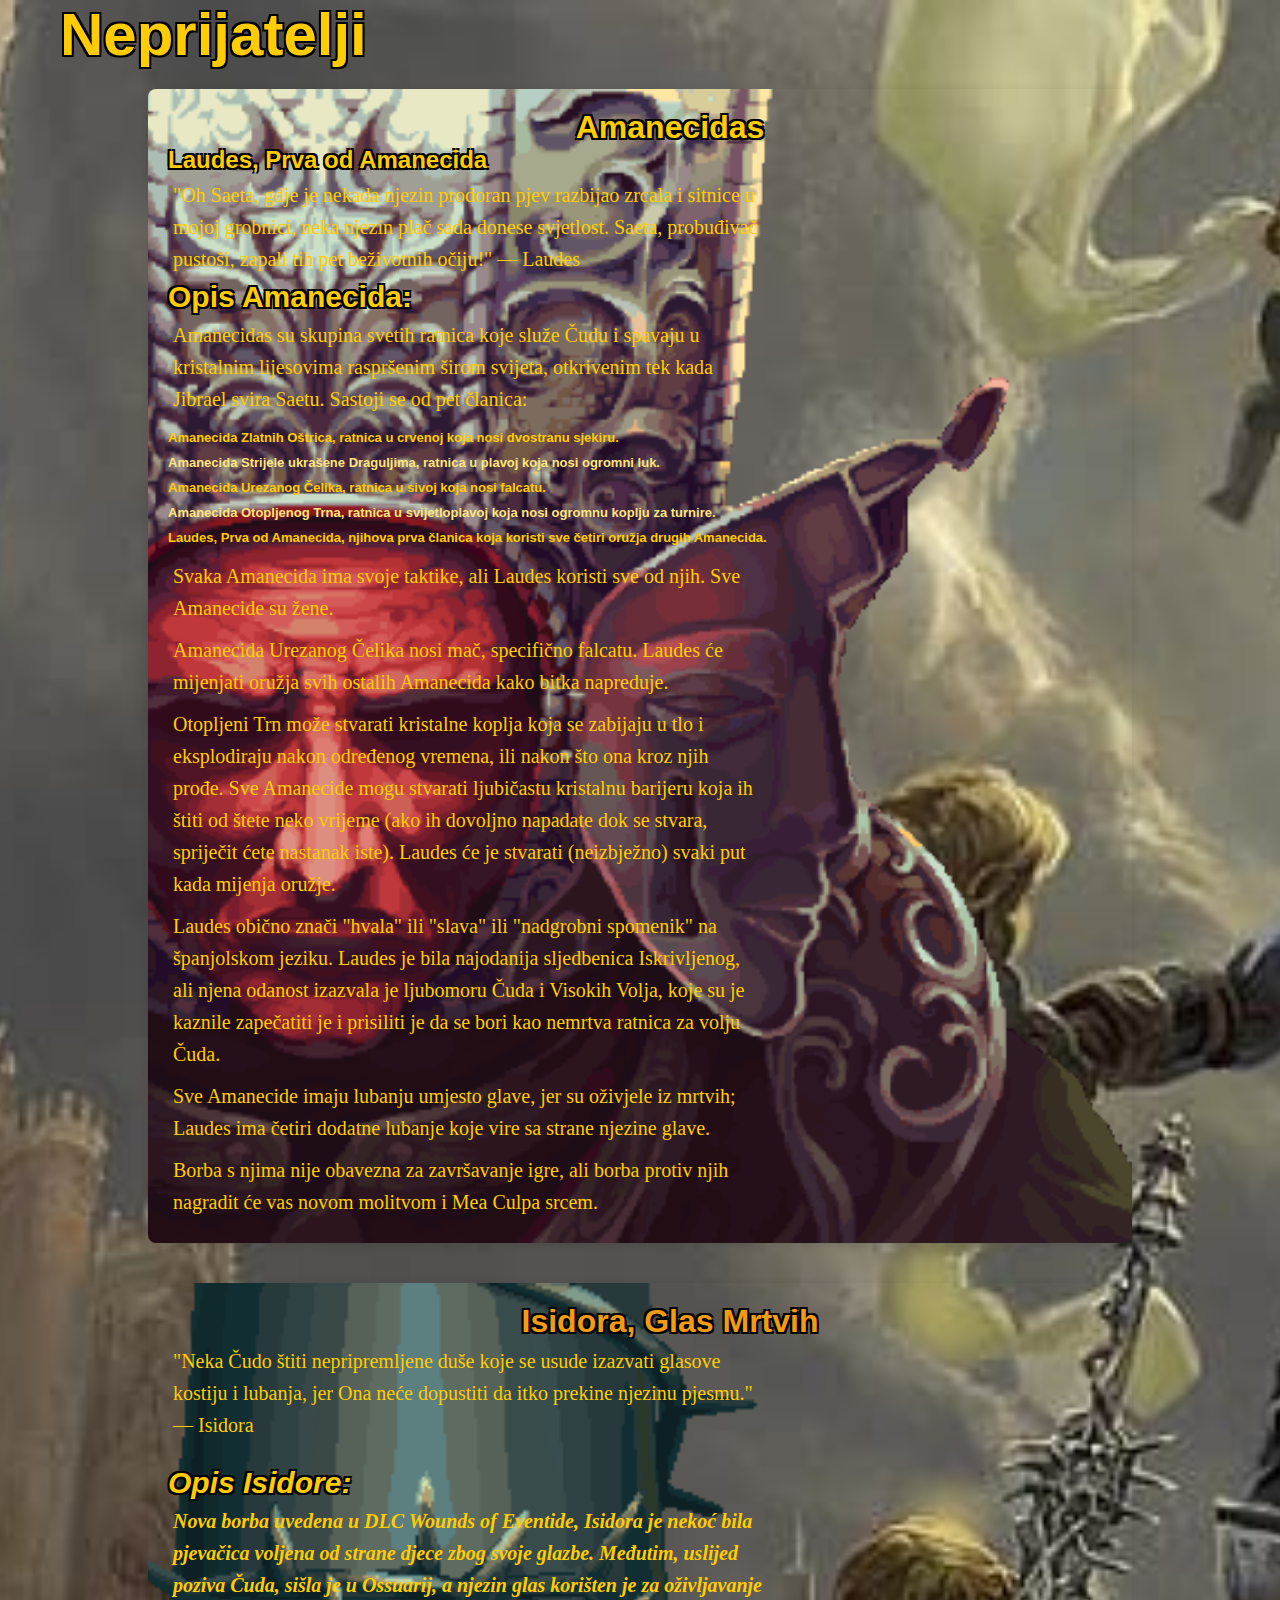
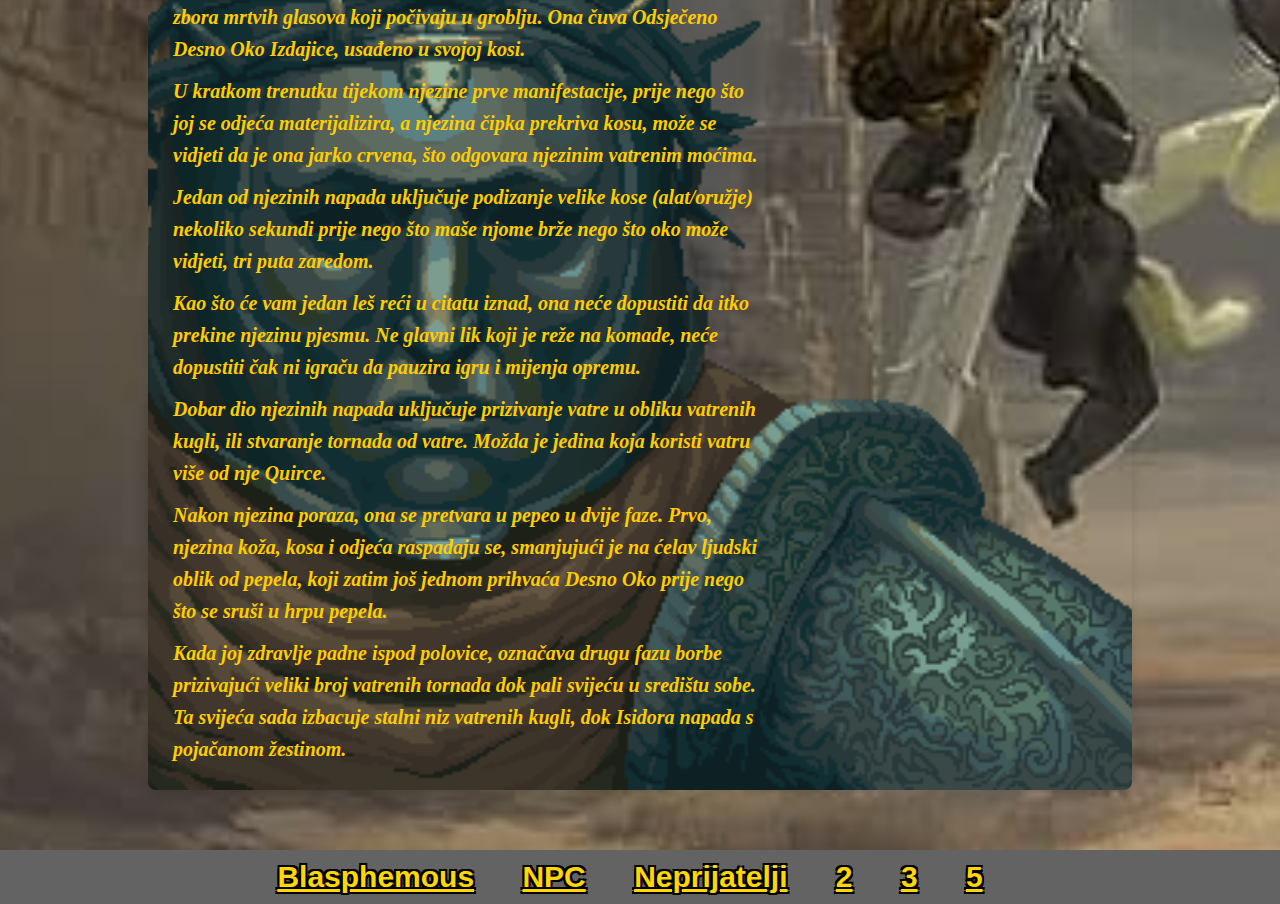
<file: Vjezba9.html>
<!doctype html>
<html>
<head>
<meta charset="utf-8">
<title>Blasphemous</title>
<link href="https://fonts.cdnfonts.com/css/bad-boys" rel="stylesheet">
<link rel="stylesheet" href="stil2.css"/>
</head>
<body class="pozadina">

<h1>Neprijatelji</h1>
    <div class="content">
        <section class="amanecidas">
            <h1>Amanecidas</h1>
            <h2>Laudes, Prva od Amanecida</h2>
			<p>"Oh Saeta, gdje je nekada njezin prodoran pjev razbijaо zrcala i sitnice u mojoj grobnici, neka njezin plač sada donese svjetlost. 
			Saeta, probuđivač pustoši, zapali tih pet beživotnih očiju!" — Laudes</p>

            <div class="amanecida-details">
                <h2>Opis Amanecida:</h2>
                <p>Amanecidas su skupina svetih ratnica koje služe Čudu i spavaju u kristalnim lijesovima raspršenim širom svijeta, 
				otkrivenim tek kada Jibrael svira Saetu. Sastoji se od pet članica:</p>
                <ul>
                    <li>Amanecida Zlatnih Oštrica, ratnica u crvenoj koja nosi dvostranu sjekiru.</li>
                    <li>Amanecida Strijele ukrašene Draguljima, ratnica u plavoj koja nosi ogromni luk.</li>
                    <li>Amanecida Urezanog Čelika, ratnica u sivoj koja nosi falcatu.</li>
                    <li>Amanecida Otopljenog Trna, ratnica u svijetloplavoj koja nosi ogromnu koplju za turnire.</li>
                    <li>Laudes, Prva od Amanecida, njihova prva članica koja koristi sve četiri oružja drugih Amanecida.</li>
                </ul>
                <p>Svaka Amanecida ima svoje taktike, ali Laudes koristi sve od njih. Sve Amanecide su žene.</p>
                <p>Amanecida Urezanog Čelika nosi mač, specifično falcatu. Laudes će mijenjati oružja svih ostalih Amanecida kako bitka napreduje.</p>
                <p>Otopljeni Trn može stvarati kristalne koplja koja se zabijaju u tlo i eksplodiraju nakon određenog vremena, ili nakon što ona kroz njih prođe. 
				Sve Amanecide mogu stvarati ljubičastu kristalnu barijeru koja ih štiti od štete neko vrijeme (ako ih dovoljno napadate dok se stvara, spriječit ćete nastanak iste). 
				Laudes će je stvarati (neizbježno) svaki put kada mijenja oružje.</p>
                <p>Laudes obično znači "hvala" ili "slava" ili "nadgrobni spomenik" na španjolskom jeziku. Laudes je bila najodanija sljedbenica Iskrivljenog, 
				ali njena odanost izazvala je ljubomoru Čuda i Visokih Volja, koje su je kaznile zapečatiti je i prisiliti je da se bori kao nemrtva ratnica za volju Čuda.</p>
                <p>Sve Amanecide imaju lubanju umjesto glave, jer su oživjele iz mrtvih; Laudes ima četiri dodatne lubanje koje vire sa strane njezine glave.</p>
                <p>Borba s njima nije obavezna za završavanje igre, ali borba protiv njih nagradit će vas novom molitvom i Mea Culpa srcem.</p>
            </div>
        </section>

        <section class="isidora">
            <h1>Isidora, Glas Mrtvih</h1>
            <p>"Neka Čudo štiti nepripremljene duše koje se usude izazvati glasove kostiju i lubanja, jer Ona neće dopustiti da itko prekine njezinu pjesmu." — Isidora</p>

            <div class="isidora-details">
                <h2>Opis Isidore:</h2>
                <p>Nova borba uvedena u DLC Wounds of Eventide, Isidora je nekoć bila pjevačica voljena od strane djece zbog svoje glazbe. 
				Međutim, uslijed poziva Čuda, sišla je u Ossuarij, a njezin glas korišten je za oživljavanje zbora mrtvih glasova koji počivaju u groblju. 
				Ona čuva Odsječeno Desno Oko Izdajice, usađeno u svojoj kosi.</p>
                <p>U kratkom trenutku tijekom njezine prve manifestacije, prije nego što joj se odjeća materijalizira, a njezina čipka prekriva kosu, može se vidjeti da je ona jarko crvena, 
				što odgovara njezinim vatrenim moćima.</p>
                <p>Jedan od njezinih napada uključuje podizanje velike kose (alat/oružje) nekoliko sekundi prije nego što maše njome brže nego što oko može vidjeti, tri puta zaredom.</p>
                <p>Kao što će vam jedan leš reći u citatu iznad, ona neće dopustiti da itko prekine njezinu pjesmu. Ne glavni lik koji je reže na komade, 
				neće dopustiti čak ni igraču da pauzira igru i mijenja opremu.</p>
                <p>Dobar dio njezinih napada uključuje prizivanje vatre u obliku vatrenih kugli, ili stvaranje tornada od vatre. Možda je jedina koja koristi vatru više od nje Quirce.</p>
                <p>Nakon njezina poraza, ona se pretvara u pepeo u dvije faze. Prvo, njezina koža, kosa i odjeća raspadaju se, smanjujući je na ćelav ljudski oblik od pepela, 
				koji zatim još jednom prihvaća Desno Oko prije nego što se sruši u hrpu pepela.</p>
                <p>Kada joj zdravlje padne ispod polovice, označava drugu fazu borbe prizivajući veliki broj vatrenih tornada dok pali svijeću u središtu sobe. 
				Ta svijeća sada izbacuje stalni niz vatrenih kugli, dok Isidora napada s pojačanom žestinom.</p>
            </div>
        </section>
    </div>
	<h2>
	<nav class="navibar">
		<ul> 
			<li><a href="index.html">Blasphemous</a></li>
		    <li><a href="vjezba3.html">NPC</a></li>
			<li><a href="vjezba6.html">Neprijatelji</a></li>
			<li><a href="vjezba7.html">2</a></li>
			<li><a href="Vjezba8.html">3</a></li>
			<li><a href="Vjezba10.html">5</a></li>
		</ul>
	</nav>
	</h2>
</body>
</html>
</file>
<file: stil1.css>
@charset "utf-8";
/* CSS Document */
p {
	color:#F1E5AC;
	font-family:aladin;
	font-size: 20px;
	line-height:20px;
	width: 600px;
	padding: 5px;
	}
	
.paragraf_2 {
	color:#F1E5AC;
	border-radius: 8px;
	background-color:#5C4033
}

ol {
	color:#F1E5AC;
	font-family:aladin;
	font-size: 20px;
	line-height:20px;
	width: 570px;
	border-radius: 8px;
	background-color:#5C4033
}

.frame {
	background-color:#636363;
	padding: 20px;
	border-radius: 8px;
	width: 700px;
	margin: 20px auto;
}

h1 {
	font-family: 'Bad Boys', sans-serif;
	color:#FFD700;
	font-size: 60px;
	 text-shadow: 
    -2px -2px 0 black,
     2px -2px 0 black,
    -2px  2px 0 black,
     2px  2px 0 black;
} 

h1 {
	 margin-left: 60px;
}

h2 {
	font-family: 'Bad Boys', sans-serif;
	color:#FFE993;
	font-size: 30px;
	 text-shadow: 
    -2px -2px 0 black,
     2px -2px 0 black,
    -2px  2px 0 black,
     2px  2px 0 black;
} 
.pozadina{ 
	margin: 0;
	min-height: 100vh;
	background-image:url("pozadina/slika1.jpg");
	background-size: cover;
	background-position: center;
	background-repeat: no-repeat;
	box-sizing: border-box;
	}
.navibar body {
    font-family: 'Bad Boys', sans-serif;
    margin: 0;
    padding: 0;
}

nav {
    background-color: #636363;
    color: white;
    overflow: hidden; 
}

nav ul {
    list-style-type: none;
    padding: 0;
    margin: 0; 
    text-align: center; 
}

nav ul li {
    display: inline-block; 
    margin-right: 20px; 
}

nav ul li a {
    color: #FFD700;
    padding: 10px;
    display: block; 
    text-align: center; 
}

nav ul li a:hover {
    background-color: #555;
    border-radius: 5px;
}


body {
	font-family: Arial, sans-serif;
	background-color: #f4f4f9;
	color: #333;
	margin: 0;
	padding: 0;
}

.container {
	width: 90%;
	margin: 50px auto;
	background-color: #636363;
	box-shadow: #636363;
	padding: 20px;
	border-radius: 8px;
}

h1 {
	text-align: center;
	color: #FFE993;
}

form {
	margin-bottom: 20px;
}

fieldset {
	border: 2px solid #ddd;
	padding: 20px;
	border-radius: 8px;
}

legend {
	font-weight: bold;
	font-size: 1.2em;
	color: #FFE993;
}

label {
	font-size: 1.1em;
	display: block;
	margin-bottom: 8px;
}

select, input, button {
	width: 100%;
	padding: 10px;
	font-size: 1em;
	margin-bottom: 20px;
	border-radius: 4px;
	border: 1px solid #ccc;
}

button {
	background-color: #3498db;
	color: white;
	border: none;
	cursor: pointer;
}

button:hover {
	background-color: #2980b9;
}

.info-text {
	display: none;
	margin-top: 20px;
	text-align: center;
}

.info-container {
	display: flex;
	align-items: center;
	justify-content: center;
	gap: 20px;
	margin-top: 20px;
}

.text {
	width: 60%;
}

.character-image {
	width: 50%;
	height: auto;
	border-radius: 8px;
}

.NPC-tabela {
	width: 80%;
	height: auto;
	margin: 30px auto;
	border-collapse: collapse;
	font-family: 'Bad Boys', sans-serif;
}

.table-header {
	text-align: center;
	font-size: 50px;
	background-color: #FFD700;
	padding: 15px;
	border-radius: 8px;
}


.row {
	border-bottom: 1px solid #ccc;
}


.naziv-sveca {
	padding: 20px;
	background-color: #5C4033
	font-weight: bold;
	width: 30%;
	text-align: left;
	vertical-align: top;
	font-size: 45px;
}

.opis {
	padding: 20px;
	background-color: #5C4033
	text-align: justify;
	vertical-align: top;
	font-size: 35px;
}


td, th {
	padding: 15px;
	border: 1px solid #ccc;
}


table, th, td {
	border-radius: 5px;
}


.row:hover {
	background-color: #5C4033
}


.character {
	margin: 20px;
	background-image:url("pozadina/slika1.jpg");
	background-repeat: no-repeat;  
	background-size: cover;  
	background-position: center;
	border-radius: 30px;
	box-shadow: 0 4px 6px rgba(0, 0, 0, 0.1);
	position: relative;
	display: block;
	font-family: 'Bad Boys', sans-serif;
}

.character h2 {
	font-size: 24px;
	margin-bottom: 10px;
	position: relative;
	display: inline-block;
	text-align: center;
	width: 100%;
}

.character .name {
	font-weight: bold;
	color: #FFD700;
	font-size: 40px;
}

.character .description,
.character .trait,
.character .meaning,
.character .fate {
	color: #FFE993;
	line-height: 1.5;
	text-align: left;
	position: relative;
	margin: 20px 0;
	padding: 10px;
	font-size: 20px;
}

.character .quote {
	font-style: italic;
	color: #FFD700;
	margin-top: 15px;
	display: block;
	clear: both;
	text-align: center;
}

.responsive-img {
width: 100%;
height: auto;
}
</file>
<file: stil5.css>
@charset "utf-8";
/* CSS Document */
p {
	color:#F1E5AC;
	font-family:aladin;
	font-size: 20px;
	line-height:20px;
	width: 600px;
	padding: 5px;
	}
	
.paragraf_2 {
	color:#F1E5AC;
	border-radius: 8px;
	background-color:#5C4033
}

ol {
	color:#F1E5AC;
	font-family:aladin;
	font-size: 20px;
	line-height:20px;
	width: 570px;
	border-radius: 8px;
	background-color:#5C4033
}

.frame {
	background-color:#636363;
	padding: 20px;
	border-radius: 8px;
	width: 700px;
	margin: 20px auto;
}

h1 {
	font-family: 'Bad Boys', sans-serif;
	color:#FFD700;
	font-size: 60px;
	text-align: center;
	margin-top: 20px;
	text-shadow: 
    -2px -2px 0 black,
     2px -2px 0 black,
    -2px  2px 0 black,
     2px  2px 0 black;
} 

h2 {
	font-family: 'Bad Boys', sans-serif;
	color:#FFE993;
	font-size: 30px;
	text-shadow: 
    -2px -2px 0 black,
     2px -2px 0 black,
    -2px  2px 0 black,
     2px  2px 0 black;
} 

.pozadina{ 
	margin: 0;
	min-height: 100vh;
	display: flex;
	flex-direction: column;
	justify-content: space-between;
	align-items: center;
	background-image:url("pozadina/slika1.jpg");
	background-size: cover;
	background-position: center;
	background-repeat: no-repeat;
	box-sizing: border-box;
}

nav {
    background-color: #636363;
    color: white;
    overflow: hidden; 
    width: 100%;
}

nav ul {
    list-style-type: none;
    padding: 0;
    margin: 0; 
    text-align: center; 
    display: flex;
    justify-content: center;
}

nav ul li {
    display: inline-block; 
    margin: 0 10px;
}

nav ul li a {
    color: #FFD700;
    padding: 10px;
    display: block; 
    text-align: center; 
    text-decoration: none;
}

nav ul li a:hover {
    background-color: #555;
    border-radius: 5px;
}

body {
    font-family: 'Bad Boys', sans-serif;
    background-image:url("pozadina/slika1.jpg");
    min-height: 100vh;
    display: flex;
    flex-direction: column;
    justify-content: space-between;
    align-items: center;
    color: #fff;
    perspective: 1000px;
    margin: 0;
    padding: 0;
}

.scene-container {
    margin-bottom: 80px;
}

.scene {
    width: 300px;
    height: 300px;
    position: relative;
    transform-style: preserve-3d;
    animation: rotateScene 18s infinite linear;
}

.cube {
    position: absolute;
    width: 100%;
    height: 100%;
    transform-style: preserve-3d;
    transform: rotateX(30deg) rotateY(30deg);
}

.face {
    position: absolute;
    width: 300px;
    height: 300px;
    display: flex;
    justify-content: center;
    align-items: center;
    font-size: 12px;
    text-align: justify;
    padding: 20px;
    background-color: rgba(0, 0, 0, 0.7);
    color: #f0e68c;
    border: 1px solid #f0e68c;
    overflow: hidden;
    box-sizing: border-box;
}

.front  { transform: translateZ(150px); }
.right  { transform: rotateY(90deg) translateZ(150px); }
.back   { transform: rotateY(180deg) translateZ(150px); }
.left   { transform: rotateY(-90deg) translateZ(150px); }
.top    { transform: rotateX(90deg) translateZ(150px); }
.bottom { transform: rotateX(-90deg) translateZ(150px); }

@keyframes rotateScene {
    0% { transform: rotateX(30deg) rotateY(0deg); }
    100% { transform: rotateX(30deg) rotateY(360deg); }
}

.title {
    text-shadow: 
    -2px -2px 0 black,
     2px -2px 0 black,
    -2px  2px 0 black,
     2px  2px 0 black;
	font-size: 50px;
    font-weight: bold;
    margin-bottom: 150px;
	color:#FFD700;
    text-align: center;
    margin-top: 20px;
}
</file>
<file: stil4.css>
@charset "utf-8";
/* CSS Document */
p {
	color:#F1E5AC;
	font-family:aladin;
	font-size: 20px;
	line-height:20px;
	width: 600px;
	padding: 5px;
	}
	
.paragraf_2 {
	color:#F1E5AC;
	border-radius: 8px;
	background-color:#5C4033
}

ol {
	color:#F1E5AC;
	font-family:aladin;
	font-size: 20px;
	line-height:20px;
	width: 570px;
	border-radius: 8px;
	background-color:#5C4033
}

.frame {
	background-color:#636363;
	padding: 20px;
	border-radius: 8px;
	width: 700px;
	margin: 20px auto;
}

h1 {
	font-family: 'Bad Boys', sans-serif;
	color:#FFD700;
	font-size: 60px;
	 text-shadow: 
    -2px -2px 0 black,
     2px -2px 0 black,
    -2px  2px 0 black,
     2px  2px 0 black;
} 

h1 {
	 margin-left: 60px;
}

h2 {
	font-family: 'Bad Boys', sans-serif;
	color:#FFE993;
	font-size: 30px;
	 text-shadow: 
    -2px -2px 0 black,
     2px -2px 0 black,
    -2px  2px 0 black,
     2px  2px 0 black;
} 
.pozadina{ 
	margin: 0;
	min-height: 100vh;
	background-image:url("pozadina/slika1.jpg");
	background-size: cover;
	background-position: center;
	background-repeat: no-repeat;
	box-sizing: border-box;
	}
.navibar body {
    font-family: 'Bad Boys', sans-serif;
    margin: 0;
    padding: 0;
}

nav {
    background-color: #636363;
    color: white;
    overflow: hidden; 
}

nav ul {
    list-style-type: none;
    padding: 0;
    margin: 0; 
    text-align: center; 
}

nav ul li {
    display: inline-block; 
    margin-right: 20px; 
}

nav ul li a {
    color: #FFD700;
    padding: 10px;
    display: block; 
    text-align: center; 
}

nav ul li a:hover {
    background-color: #555;
    border-radius: 5px;
}
















body {
	font-family: Arial, sans-serif;
	background-color: #f4f4f9;
	color: #333;
	margin: 0;
	padding: 0;
}

.container {
	width: 90%;
	margin: 50px auto;
	background-color: #636363;
	box-shadow: #636363;
	padding: 20px;
	border-radius: 8px;
}

h1 {
	text-align: center;
	color: #FFE993;
}

form {
	margin-bottom: 20px;
}

fieldset {
	border: 2px solid #ddd;
	padding: 20px;
	border-radius: 8px;
}

legend {
	font-weight: bold;
	font-size: 1.2em;
	color: #FFE993;
}

label {
	font-size: 1.1em;
	display: block;
	margin-bottom: 8px;
}

select, input, button {
	width: 100%;
	padding: 10px;
	font-size: 1em;
	margin-bottom: 20px;
	border-radius: 4px;
	border: 1px solid #ccc;
}

button {
	background-color: #3498db;
	color: white;
	border: none;
	cursor: pointer;
}

button:hover {
	background-color: #2980b9;
}

.info-text {
	display: none;
	margin-top: 20px;
	text-align: center;
}

.info-container {
	display: flex;
	align-items: center;
	justify-content: center;
	gap: 20px;
	margin-top: 20px;
}

.text {
	width: 60%;
}

.character-image {
	width: 50%;
	height: auto;
	border-radius: 8px;
}


























.row:hover {
	background-color: #5C4033
}

.character {
	margin: 20px;
	background-image:url("pozadina/slika1.jpg");
	background-repeat: no-repeat;  
	background-size: auto;  
	background-position: center;
	border-radius: 30px;
	box-shadow: 0 4px 6px rgba(0, 0, 0, 0.1);
	position: relative;
	display: block;
	font-family: 'Bad Boys', sans-serif;
}

.character h2 {
	font-size: 24px;
	margin-bottom: 10px;
	position: relative;
	display: inline-block;
	text-align: center;
	width: 100%;
}

.character .name {
	font-weight: bold;
	color: #FFD700;
	font-size: 40px;
}

.character .description,
.character .trait,
.character .meaning,
.character .fate {
	color: #FFE993;
	line-height: 1.5;
	text-align: left;
	position: relative;
	margin: 20px 0;
	padding: 10px;
	font-size: 20px;
}

.character .quote {
	font-style: italic;
	color: #FFD700;
	margin-top: 15px;
	display: block;
	clear: both;
	text-align: center;
}


.responsive-img {
width: 100%;
height: auto;
}
</file>
<file: stil3.css>
@charset "utf-8";
/* CSS Document */
p {
	color:#F1E5AC;
	font-family:aladin;
	font-size: 20px;
	line-height:20px;
	width: 600px;
	padding: 5px;
	}
	
.paragraf_2 {
	color:#F1E5AC;
	border-radius: 8px;
	background-color:#5C4033
}

ol {
	color:#F1E5AC;
	font-family:aladin;
	font-size: 20px;
	line-height:20px;
	width: 570px;
	border-radius: 8px;
	background-color:#5C4033
}

.frame {
	background-color:#636363;
	padding: 20px;
	border-radius: 8px;
	width: 700px;
	margin: 20px auto;
}

h1 {
	font-family: 'Bad Boys', sans-serif;
	color:#FFD700;
	font-size: 60px;
	 text-shadow: 
    -2px -2px 0 black,
     2px -2px 0 black,
    -2px  2px 0 black,
     2px  2px 0 black;
} 

h1 {
	 margin-left: 60px;
}

h2 {
	font-family: 'Bad Boys', sans-serif;
	color:#FFE993;
	font-size: 30px;
	 text-shadow: 
    -2px -2px 0 black,
     2px -2px 0 black,
    -2px  2px 0 black,
     2px  2px 0 black;
} 
.pozadina{ 
	margin: 0;
	min-height: 100vh;
	background-image:url("pozadina/slika1.jpg");
	background-size: cover;
	background-position: center;
	background-repeat: no-repeat;
	box-sizing: border-box;
	}
.navibar body {
    font-family: 'Bad Boys', sans-serif;
    margin: 0;
    padding: 0;
}

nav {
    background-color: #636363;
    color: white;
    overflow: hidden; 
}

nav ul {
    list-style-type: none;
    padding: 0;
    margin: 0; 
    text-align: center; 
}

nav ul li {
    display: inline-block; 
    margin-right: 20px; 
}

nav ul li a {
    color: #FFD700;
    padding: 10px;
    display: block; 
    text-align: center; 
}

nav ul li a:hover {
    background-color: #555;
    border-radius: 5px;
}
 body {
      font-family: 'Bad Boys', sans-serif;
      background-image:url("pozadina/slika1.jpg");
      color: white;
      margin: 0;
      padding: 0;
      display: flex;
      flex-direction: column;
      justify-content: center;
      align-items: center;
      min-height: 100vh;
	  text-align: center;
	  
    }

    h1 {
      margin-bottom: 20px;
      font-size: 36px;
      color: #ffcc00;
    }

    h2 {
      font-size: 28px;
      margin-top: 20px;
      color: #ffa500;
    }

    .character-description {
      width: 80%;
      max-width: 900px;
      background: rgba(0, 0, 0, 0.8);
      padding: 20px;
      margin-bottom: 40px;
      border-radius: 8px;
      box-shadow: 0 4px 20px rgba(255, 255, 255, 0.2);
	  text-align: center;
    }

    .character-description p {
      font-size: 18px;
      line-height: 1.4;
      margin-bottom: 15px;
	  width: 100%;
	  text-align: center;
	 
    }

    .character-description:hover {
      background: rgba(255, 215, 0, 0.1);
      transform: scale(1.05);
      transition: transform 0.3s ease-in-out, background 0.3s ease-in-out;
    }

    .character-description:focus {
      outline: 3px solid #00ff00;
    }

    .character-description:active {
      background: rgba(255, 100, 0, 0.2);
      transform: scale(1.1);
      transition: transform 0.3s ease-in-out, background 0.3s ease-in-out;
    }

    .character-description h2 {
      color: #ff6347;
      transition: color 0.3s ease-in-out;
    }

    .character-description:hover h2 {
      color: #ff4500;
    }
</file>
<file: stil2.css>
@charset "utf-8";
/* CSS Document */
p {
	color:#F1E5AC;
	font-family:aladin;
	font-size: 20px;
	line-height:20px;
	width: 600px;
	padding: 5px;
	}
	
.paragraf_2 {
	color:#F1E5AC;
	border-radius: 8px;
	background-color:#5C4033
}

ol {
	color:#F1E5AC;
	font-family:aladin;
	font-size: 20px;
	line-height:20px;
	width: 570px;
	border-radius: 8px;
	background-color:#5C4033
}

.frame {
	background-color:#636363;
	padding: 20px;
	border-radius: 8px;
	width: 700px;
	margin: 20px auto;
}

h1 {
	font-family: 'Bad Boys', sans-serif;
	color:#FFD700;
	font-size: 60px;
	 text-shadow: 
    -2px -2px 0 black,
     2px -2px 0 black,
    -2px  2px 0 black,
     2px  2px 0 black;
} 

h1 {
	 margin-left: 60px;
}

h2 {
	font-family: 'Bad Boys', sans-serif;
	color:#FFE993;
	font-size: 30px;
	 text-shadow: 
    -2px -2px 0 black,
     2px -2px 0 black,
    -2px  2px 0 black,
     2px  2px 0 black;
} 
.pozadina{ 
	margin: 0;
	min-height: 100vh;
	background-image:url("pozadina/slika1.jpg");
	background-size: cover;
	background-position: center;
	background-repeat: no-repeat;
	box-sizing: border-box;
	}
.navibar body {
    font-family: 'Bad Boys', sans-serif;
    margin: 0;
    padding: 0;
}

nav {
    background-color: #636363;
    color: white;
    overflow: hidden; 
}

nav ul {
    list-style-type: none;
    padding: 0;
    margin: 0; 
    text-align: center; 
}

nav ul li {
    display: inline-block; 
    margin-right: 20px; 
}

nav ul li a {
    color: #FFD700;
    padding: 10px;
    display: block; 
    text-align: center; 
}

nav ul li a:hover {
    background-color: #555;
    border-radius: 5px;
}

* {
    margin: 0;
    padding: 0;
    box-sizing: border-box;
}

body {
    font-family: 'Bad Boys', sans-serif;
    background-image:url("pozadina/slika1.jpg");
	background-size: cover; 
    background-position: center center;
	background-repeat: no-repeat;
	
}

h1, h2, h3 {
    color: #ffcc00;
}

p {
    line-height: 1.6;
    margin-bottom: 20px;
	color: #ffcc00;
    margin: 0;
	
}


.content {
    width: 80%;
    margin: 0 auto;
    padding: 20px;
	
}


.amanecidas {
    background-image:url("pozadina/POZ1.gif");
    background-size: cover; 
    background-position: center;
	background-repeat: no-repeat;
    padding: 20px;
    margin-bottom: 40px;
    border-radius: 8px;
    box-shadow: 0 2px 10px rgba(0, 0, 0, 0.1);
	
}

.amanecidas h1 {
    text-align: center;
    color: #ffcc00;
    font-size: 2em;
}

.amanecida-details ul {
    list-style-type: none;
    margin: 10px 0;
	
}

.amanecida-details li {
    margin: 10px 0;
    font-weight: bold;
    animation: fadeIn 2s ease-in-out;
}


.isidora {
    background-image:url("pozadina/POZ2.gif");
    background-size: cover;
    background-position: center center;
	 background-repeat: no-repeat;
    padding: 20px;
    margin-bottom: 40px;
    border-radius: 8px;
    box-shadow: 0 2px 10px rgba(0, 0, 0, 0.1);
}

.isidora h1 {
    text-align: center;
    color: #f39c12;
    font-size: 2em;
}

.isidora-details {
    margin-top: 20px;
    font-style: italic;
}

.isidora-details p {
    font-weight: bold;
    animation: fireEffect 3s infinite alternate;
}


@keyframes fadeIn {
    0% {
        opacity: 0;
    }
    100% {
        opacity: 1;
    }
}

@keyframes fireEffect {
    0% {
        color: #f39c12;
    }
    100% {
        color: #e74c3c;
    }
}


.content > .amanecidas > h1 {
    color: #ffcc00;

	
}

.isidora + .isidora-details p {
    margin-top: 30px;
    font-size: 1.1em;
}

#tema .okvir.izdvojeno {
    border: 2px solid #d9534f;
}

.amanecidas > h2 {
    font-size: 1.5em;
    color: #ffcc00;
    animation: fadeIn 3s ease-in-out;
}


.amanecida-details li:nth-child(odd) {
    color: #ffcc00;
	font-size: 13px;
	font-family: Arial, sans-serif;
}

.amanecida-details li:nth-child(even) {
	font-family: Arial, sans-serif;
	font-size: 13px;
    color: #ffe57f
	
}
</file>
